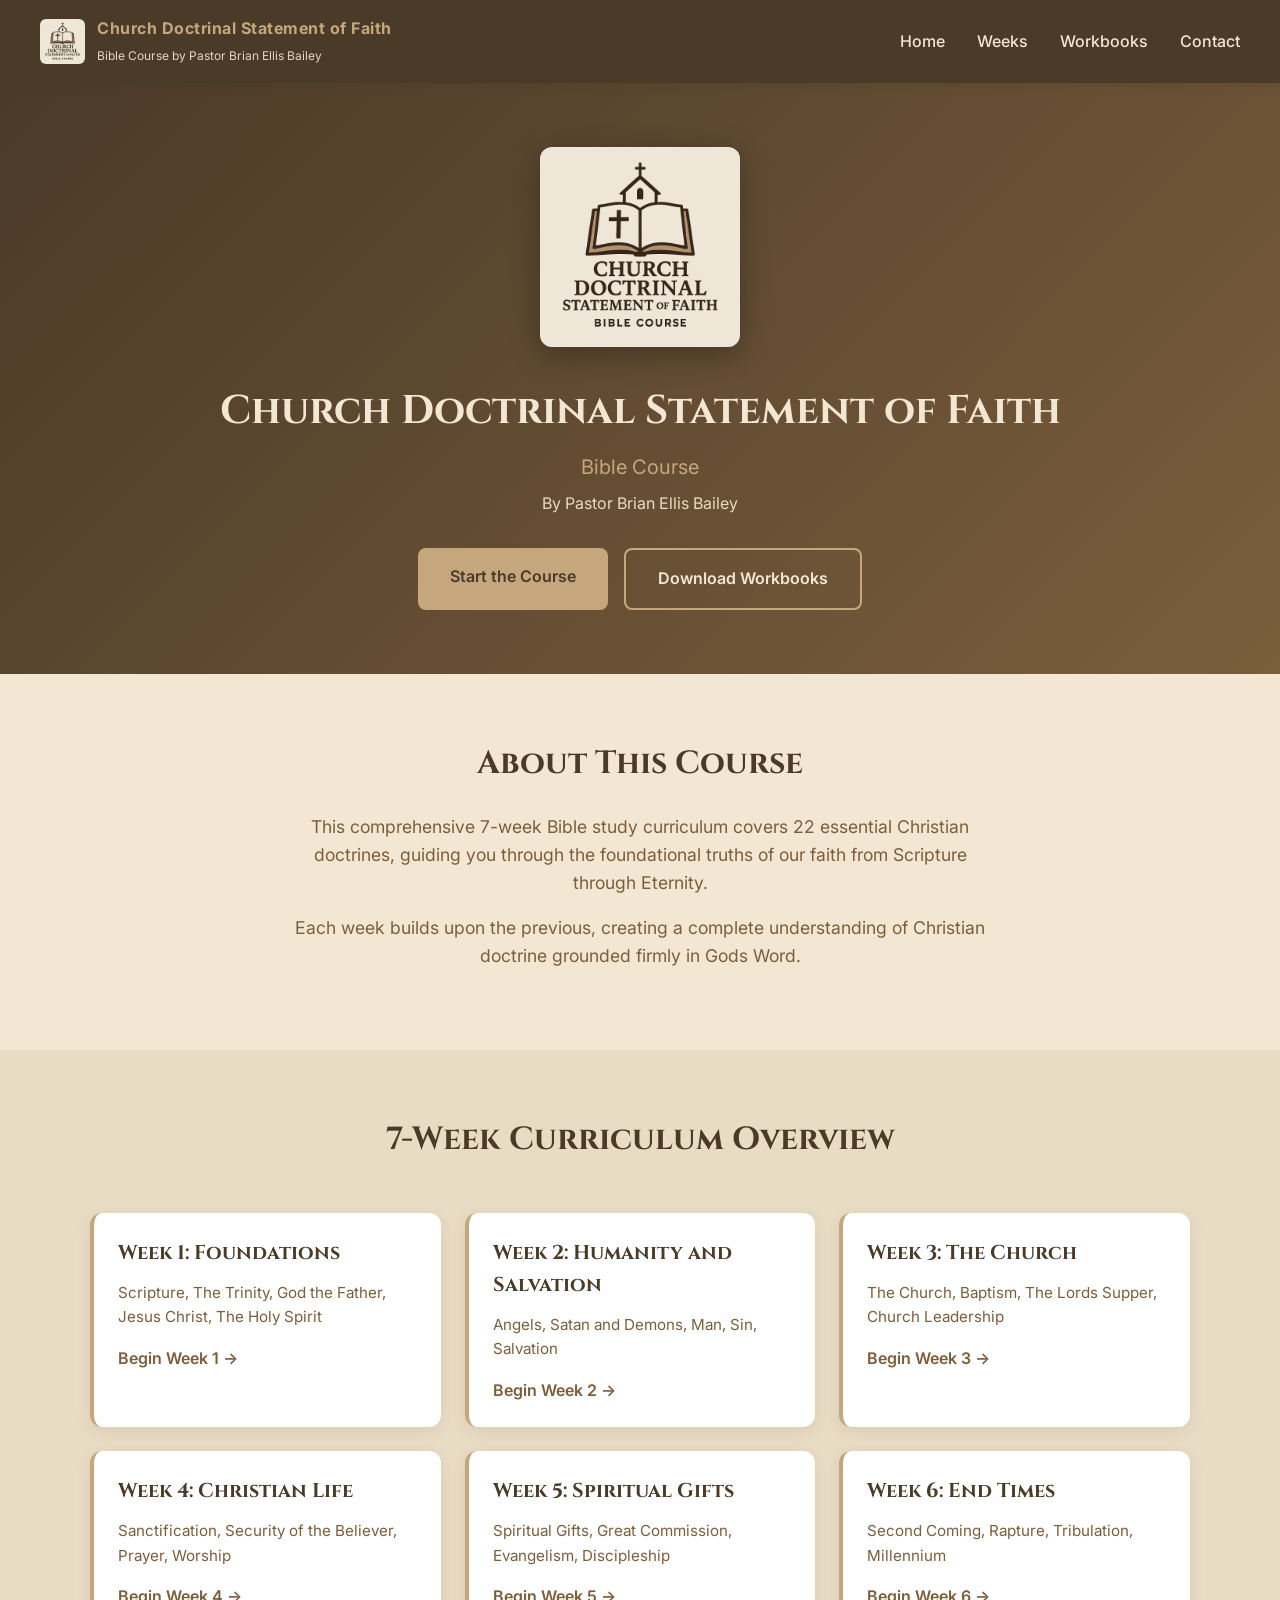
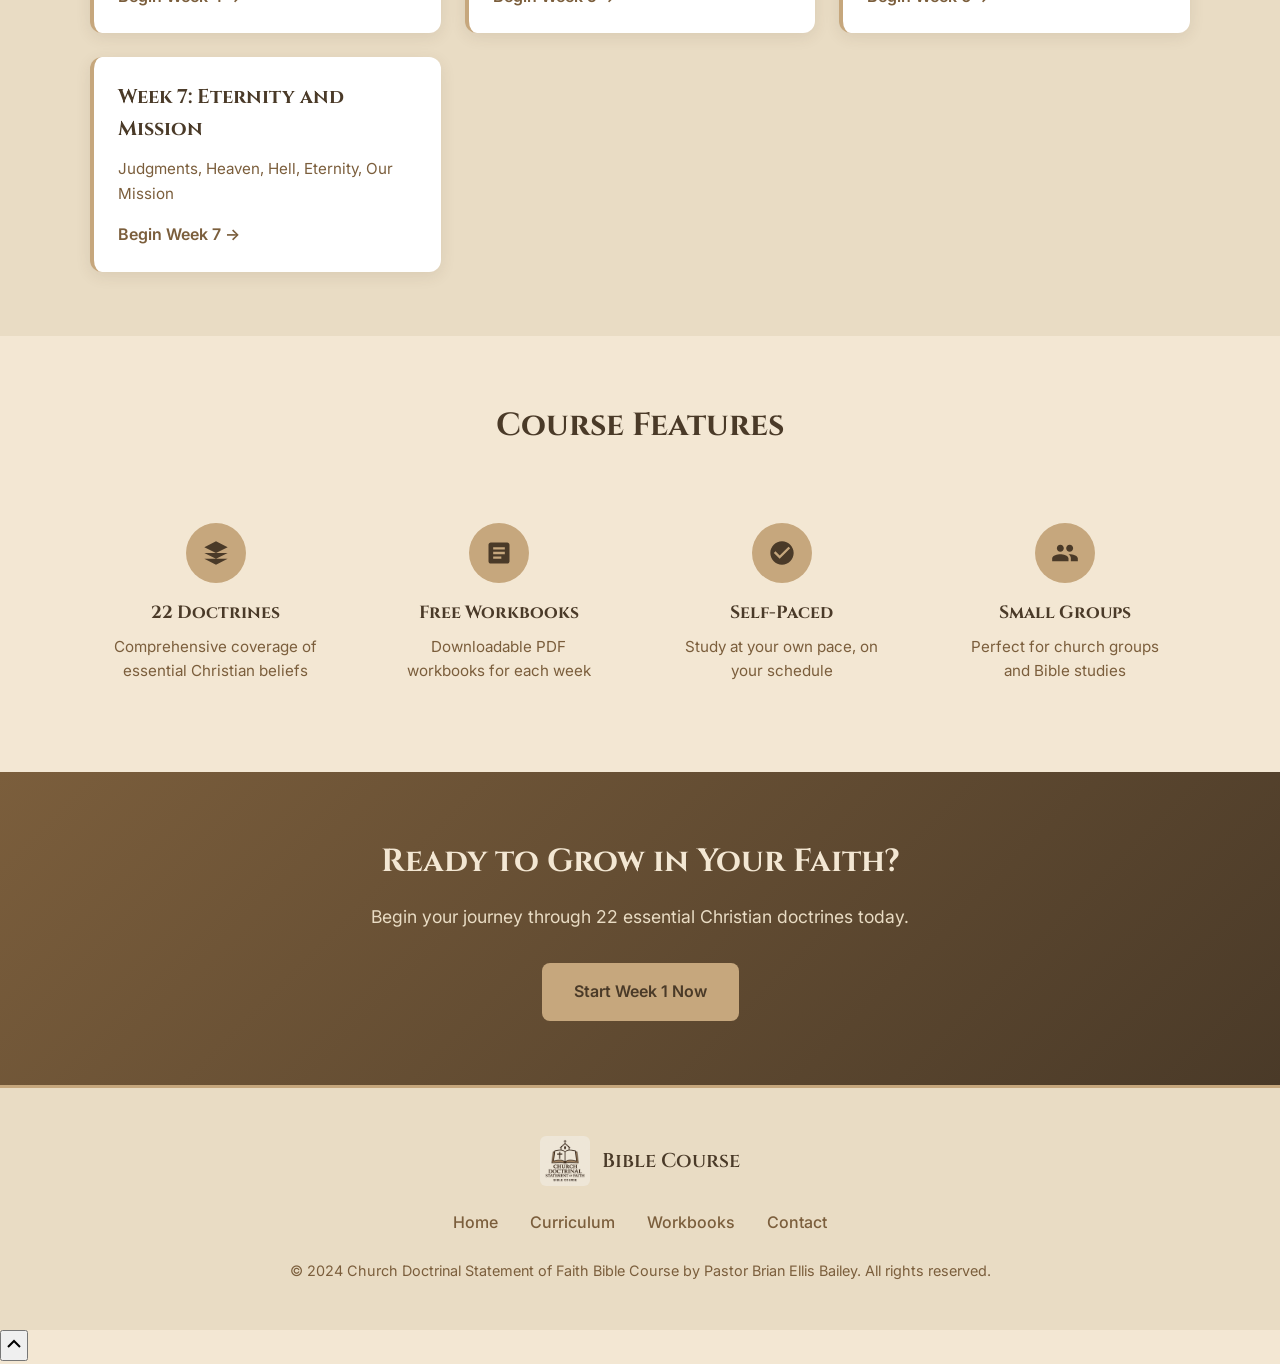
<file: index.html>
<!DOCTYPE html>
<html lang="en">
<head>
    <meta charset="UTF-8">
    <meta name="viewport" content="width=device-width, initial-scale=1.0">
    <title>Church Doctrinal Statement of Faith Bible Course | 7-Week Christian Doctrine Curriculum by Pastor Brian Ellis Bailey</title>
    <meta name="description" content="Discover deep biblical truths with a comprehensive 7-week Bible study curriculum covering 22 essential Christian doctrines. Free workbooks led by Pastor Brian Ellis Bailey.">
    <meta name="author" content="Pastor Brian Ellis Bailey">
    <link rel="canonical" href="https://aadey002.github.io/pastor-bailey-bible-study/">
    <meta property="og:title" content="Church Doctrinal Statement of Faith Bible Course">
    <meta property="og:description" content="A comprehensive 7-week Bible study covering 22 essential Christian doctrines.">
    <meta property="og:image" content="https://aadey002.github.io/pastor-bailey-bible-study/images/bible_course_logo.png">
    <link rel="icon" type="image/png" href="images/bible_course_logo.png">
    <link rel="apple-touch-icon" href="images/bible_course_logo.png">
    <meta name="theme-color" content="#4A3A28">
    <link rel="preconnect" href="https://fonts.googleapis.com">
    <link rel="preconnect" href="https://fonts.gstatic.com" crossorigin>
    <link href="https://fonts.googleapis.com/css2?family=Cinzel:wght@400;500;600;700&family=Inter:wght@300;400;500;600;700&display=swap" rel="stylesheet">
    <style>
        *, *::before, *::after { box-sizing: border-box; margin: 0; padding: 0; }
        :root { --dark-brown: #4A3A28; --medium-brown: #7B5E3C; --light-brown: #C6A77D; --cream: #F3E7D3; --soft-beige: #E9DCC4; --white: #FFFFFF; }
        body { font-family: 'Inter', sans-serif; background-color: var(--cream); color: var(--dark-brown); line-height: 1.6; }
        .font-cinzel { font-family: 'Cinzel', serif; }
        nav { background: var(--dark-brown); padding: 1rem 2rem; position: sticky; top: 0; z-index: 1000; box-shadow: 0 2px 10px rgba(74,58,40,0.3); }
        .nav-container { max-width: 1200px; margin: 0 auto; display: flex; justify-content: space-between; align-items: center; flex-wrap: wrap; gap: 1rem; }
        .nav-brand { display: flex; align-items: center; gap: 12px; text-decoration: none; }
        .nav-brand img { height: 45px; border-radius: 6px; }
        .nav-brand-text { color: var(--light-brown); font-size: 1rem; font-weight: 700; display: block; letter-spacing: 0.5px; }
        .nav-brand-subtitle { color: var(--cream); font-size: 0.75rem; opacity: 0.9; }
        .nav-links { display: flex; gap: 2rem; align-items: center; flex-wrap: wrap; }
        .nav-links a { color: var(--cream); text-decoration: none; font-weight: 500; transition: color 0.3s ease; }
        .nav-links a:hover { color: var(--light-brown); }
        .hero { background: linear-gradient(135deg, var(--dark-brown) 0%, var(--medium-brown) 100%); padding: 4rem 2rem; text-align: center; }
        .hero-container { max-width: 900px; margin: 0 auto; }
        .hero img { width: 200px; height: 200px; object-fit: contain; border-radius: 12px; margin-bottom: 2rem; box-shadow: 0 8px 30px rgba(0,0,0,0.3); }
        .hero h1 { font-family: 'Cinzel', serif; font-size: 2.5rem; color: var(--cream); margin-bottom: 1rem; line-height: 1.2; }
        .hero .subtitle { color: var(--light-brown); font-size: 1.25rem; margin-bottom: 0.5rem; }
        .hero .author { color: var(--soft-beige); font-size: 1rem; margin-bottom: 2rem; }
        .hero-buttons { display: flex; gap: 1rem; justify-content: center; flex-wrap: wrap; }
        .btn-primary { background: var(--light-brown); color: var(--dark-brown); padding: 1rem 2rem; border-radius: 8px; text-decoration: none; font-weight: 600; transition: all 0.3s ease; display: inline-block; }
        .btn-primary:hover { background: var(--cream); transform: translateY(-2px); }
        .btn-secondary { background: transparent; color: var(--cream); padding: 1rem 2rem; border: 2px solid var(--light-brown); border-radius: 8px; text-decoration: none; font-weight: 600; transition: all 0.3s ease; display: inline-block; }
        .btn-secondary:hover { background: var(--light-brown); color: var(--dark-brown); }
        .about { padding: 4rem 2rem; background: var(--cream); }
        .about-container { max-width: 900px; margin: 0 auto; text-align: center; }
        .about h2 { font-family: 'Cinzel', serif; font-size: 2rem; color: var(--dark-brown); margin-bottom: 1.5rem; }
        .about p { color: var(--medium-brown); font-size: 1.1rem; margin-bottom: 1rem; max-width: 700px; margin-left: auto; margin-right: auto; }
        .curriculum { padding: 4rem 2rem; background: var(--soft-beige); }
        .curriculum-container { max-width: 1100px; margin: 0 auto; }
        .curriculum h2 { font-family: 'Cinzel', serif; font-size: 2rem; color: var(--dark-brown); text-align: center; margin-bottom: 3rem; }
        .weeks-grid { display: grid; grid-template-columns: repeat(auto-fit, minmax(300px, 1fr)); gap: 1.5rem; }
        .week-card { background: var(--white); border-radius: 12px; padding: 1.5rem; box-shadow: 0 4px 15px rgba(74,58,40,0.1); border-left: 4px solid var(--light-brown); transition: transform 0.3s ease, box-shadow 0.3s ease; }
        .week-card:hover { transform: translateY(-4px); box-shadow: 0 8px 25px rgba(74,58,40,0.15); }
        .week-card h3 { font-family: 'Cinzel', serif; font-size: 1.25rem; color: var(--dark-brown); margin-bottom: 0.75rem; }
        .week-card p { color: var(--medium-brown); font-size: 0.95rem; margin-bottom: 1rem; }
        .week-card a { color: var(--medium-brown); font-weight: 600; text-decoration: none; transition: color 0.3s ease; }
        .week-card a:hover { color: var(--dark-brown); }
        .features { padding: 4rem 2rem; background: var(--cream); }
        .features-container { max-width: 1100px; margin: 0 auto; }
        .features h2 { font-family: 'Cinzel', serif; font-size: 2rem; color: var(--dark-brown); text-align: center; margin-bottom: 3rem; }
        .features-grid { display: grid; grid-template-columns: repeat(auto-fit, minmax(250px, 1fr)); gap: 2rem; }
        .feature-item { text-align: center; padding: 1.5rem; }
        .feature-icon { width: 60px; height: 60px; background: var(--light-brown); border-radius: 50%; display: flex; align-items: center; justify-content: center; margin: 0 auto 1rem; color: var(--dark-brown); }
        .feature-item h3 { font-family: 'Cinzel', serif; font-size: 1.1rem; color: var(--dark-brown); margin-bottom: 0.5rem; }
        .feature-item p { color: var(--medium-brown); font-size: 0.95rem; }
        .cta { padding: 4rem 2rem; background: linear-gradient(135deg, var(--medium-brown) 0%, var(--dark-brown) 100%); text-align: center; }
        .cta-container { max-width: 700px; margin: 0 auto; }
        .cta h2 { font-family: 'Cinzel', serif; font-size: 2rem; color: var(--cream); margin-bottom: 1rem; }
        .cta p { color: var(--soft-beige); font-size: 1.1rem; margin-bottom: 2rem; }
        footer { background: var(--soft-beige); padding: 3rem 2rem; border-top: 3px solid var(--light-brown); }
        .footer-container { max-width: 1100px; margin: 0 auto; text-align: center; }
        .footer-logo { display: flex; align-items: center; justify-content: center; gap: 12px; margin-bottom: 1.5rem; }
        .footer-logo img { height: 50px; border-radius: 6px; }
        .footer-logo span { font-family: 'Cinzel', serif; font-size: 1.25rem; color: var(--dark-brown); font-weight: 600; }
        .footer-links { display: flex; gap: 2rem; justify-content: center; flex-wrap: wrap; margin-bottom: 1.5rem; }
        .footer-links a { color: var(--medium-brown); text-decoration: none; font-weight: 500; transition: color 0.3s ease; }
        .footer-links a:hover { color: var(--dark-brown); }
        .footer-copyright { color: var(--medium-brown); font-size: 0.9rem; }
        @media (max-width: 768px) {
            .nav-container { flex-direction: column; text-align: center; }
            .nav-links { gap: 1rem; justify-content: center; }
            .hero h1 { font-size: 1.75rem; }
            .hero img { width: 150px; height: 150px; }
            .hero-buttons { flex-direction: column; align-items: center; }
            .weeks-grid { grid-template-columns: 1fr; }
        }
    </style>
</head>
<body>
    <nav>
        <div class="nav-container">
            <a href="index.html" class="nav-brand">
                <img src="images/bible_course_logo.png" alt="Church Doctrinal Statement of Faith">
                <div>
                    <span class="nav-brand-text">Church Doctrinal Statement of Faith</span>
                    <span class="nav-brand-subtitle">Bible Course by Pastor Brian Ellis Bailey</span>
                </div>
            </a>
            <div class="nav-links">
                <a href="index.html">Home</a>
                <a href="week1.html">Weeks</a>
                <a href="workbooks.html">Workbooks</a>
                <a href="contact.html">Contact</a>
            </div>
        </div>
    </nav>

    <section class="hero">
        <div class="hero-container">
            <img src="images/bible_course_logo.png" alt="Church Doctrinal Statement of Faith Bible Course Logo">
            <h1 class="font-cinzel">Church Doctrinal Statement of Faith</h1>
            <p class="subtitle">Bible Course</p>
            <p class="author">By Pastor Brian Ellis Bailey</p>
            <div class="hero-buttons">
                <a href="week1.html" class="btn-primary">Start the Course</a>
                <a href="workbooks.html" class="btn-secondary">Download Workbooks</a>
            </div>
        </div>
    </section>

    <section class="about" id="about">
        <div class="about-container">
            <h2 class="font-cinzel">About This Course</h2>
            <p>This comprehensive 7-week Bible study curriculum covers 22 essential Christian doctrines, guiding you through the foundational truths of our faith from Scripture through Eternity.</p>
            <p>Each week builds upon the previous, creating a complete understanding of Christian doctrine grounded firmly in Gods Word.</p>
        </div>
    </section>

    <section class="curriculum" id="curriculum">
        <div class="curriculum-container">
            <h2 class="font-cinzel">7-Week Curriculum Overview</h2>
            <div class="weeks-grid">
                <div class="week-card">
                    <h3>Week 1: Foundations</h3>
                    <p>Scripture, The Trinity, God the Father, Jesus Christ, The Holy Spirit</p>
                    <a href="week1.html">Begin Week 1 →</a>
                </div>
                <div class="week-card">
                    <h3>Week 2: Humanity and Salvation</h3>
                    <p>Angels, Satan and Demons, Man, Sin, Salvation</p>
                    <a href="week2.html">Begin Week 2 →</a>
                </div>
                <div class="week-card">
                    <h3>Week 3: The Church</h3>
                    <p>The Church, Baptism, The Lords Supper, Church Leadership</p>
                    <a href="week3.html">Begin Week 3 →</a>
                </div>
                <div class="week-card">
                    <h3>Week 4: Christian Life</h3>
                    <p>Sanctification, Security of the Believer, Prayer, Worship</p>
                    <a href="week4.html">Begin Week 4 →</a>
                </div>
                <div class="week-card">
                    <h3>Week 5: Spiritual Gifts</h3>
                    <p>Spiritual Gifts, Great Commission, Evangelism, Discipleship</p>
                    <a href="week5.html">Begin Week 5 →</a>
                </div>
                <div class="week-card">
                    <h3>Week 6: End Times</h3>
                    <p>Second Coming, Rapture, Tribulation, Millennium</p>
                    <a href="week6.html">Begin Week 6 →</a>
                </div>
                <div class="week-card">
                    <h3>Week 7: Eternity and Mission</h3>
                    <p>Judgments, Heaven, Hell, Eternity, Our Mission</p>
                    <a href="week7.html">Begin Week 7 →</a>
                </div>
            </div>
        </div>
    </section>

    <section class="features">
        <div class="features-container">
            <h2 class="font-cinzel">Course Features</h2>
            <div class="features-grid">
                <div class="feature-item">
                    <div class="feature-icon">
                        <svg width="28" height="28" fill="currentColor" viewBox="0 0 24 24"><path d="M12 2L2 7l10 5 10-5-10-5zM2 17l10 5 10-5M2 12l10 5 10-5"/></svg>
                    </div>
                    <h3>22 Doctrines</h3>
                    <p>Comprehensive coverage of essential Christian beliefs</p>
                </div>
                <div class="feature-item">
                    <div class="feature-icon">
                        <svg width="28" height="28" fill="currentColor" viewBox="0 0 24 24"><path d="M19 3H5c-1.1 0-2 .9-2 2v14c0 1.1.9 2 2 2h14c1.1 0 2-.9 2-2V5c0-1.1-.9-2-2-2zm-5 14H7v-2h7v2zm3-4H7v-2h10v2zm0-4H7V7h10v2z"/></svg>
                    </div>
                    <h3>Free Workbooks</h3>
                    <p>Downloadable PDF workbooks for each week</p>
                </div>
                <div class="feature-item">
                    <div class="feature-icon">
                        <svg width="28" height="28" fill="currentColor" viewBox="0 0 24 24"><path d="M12 2C6.48 2 2 6.48 2 12s4.48 10 10 10 10-4.48 10-10S17.52 2 12 2zm-2 15l-5-5 1.41-1.41L10 14.17l7.59-7.59L19 8l-9 9z"/></svg>
                    </div>
                    <h3>Self-Paced</h3>
                    <p>Study at your own pace, on your schedule</p>
                </div>
                <div class="feature-item">
                    <div class="feature-icon">
                        <svg width="28" height="28" fill="currentColor" viewBox="0 0 24 24"><path d="M16 11c1.66 0 2.99-1.34 2.99-3S17.66 5 16 5c-1.66 0-3 1.34-3 3s1.34 3 3 3zm-8 0c1.66 0 2.99-1.34 2.99-3S9.66 5 8 5C6.34 5 5 6.34 5 8s1.34 3 3 3zm0 2c-2.33 0-7 1.17-7 3.5V19h14v-2.5c0-2.33-4.67-3.5-7-3.5zm8 0c-.29 0-.62.02-.97.05 1.16.84 1.97 1.97 1.97 3.45V19h6v-2.5c0-2.33-4.67-3.5-7-3.5z"/></svg>
                    </div>
                    <h3>Small Groups</h3>
                    <p>Perfect for church groups and Bible studies</p>
                </div>
            </div>
        </div>
    </section>

    <section class="cta">
        <div class="cta-container">
            <h2 class="font-cinzel">Ready to Grow in Your Faith?</h2>
            <p>Begin your journey through 22 essential Christian doctrines today.</p>
            <a href="week1.html" class="btn-primary">Start Week 1 Now</a>
        </div>
    </section>

    <footer>
        <div class="footer-container">
            <div class="footer-logo">
                <img src="images/bible_course_logo.png" alt="Church Doctrinal Statement of Faith">
                <span class="font-cinzel">Bible Course</span>
            </div>
            <div class="footer-links">
                <a href="index.html">Home</a>
                <a href="week1.html">Curriculum</a>
                <a href="workbooks.html">Workbooks</a>
                <a href="contact.html">Contact</a>
            </div>
            <p class="footer-copyright">© 2024 Church Doctrinal Statement of Faith Bible Course by Pastor Brian Ellis Bailey. All rights reserved.</p>
        </div>
    </footer>

    <script src="scripts.js"></script>
</body>
</html>
</file>
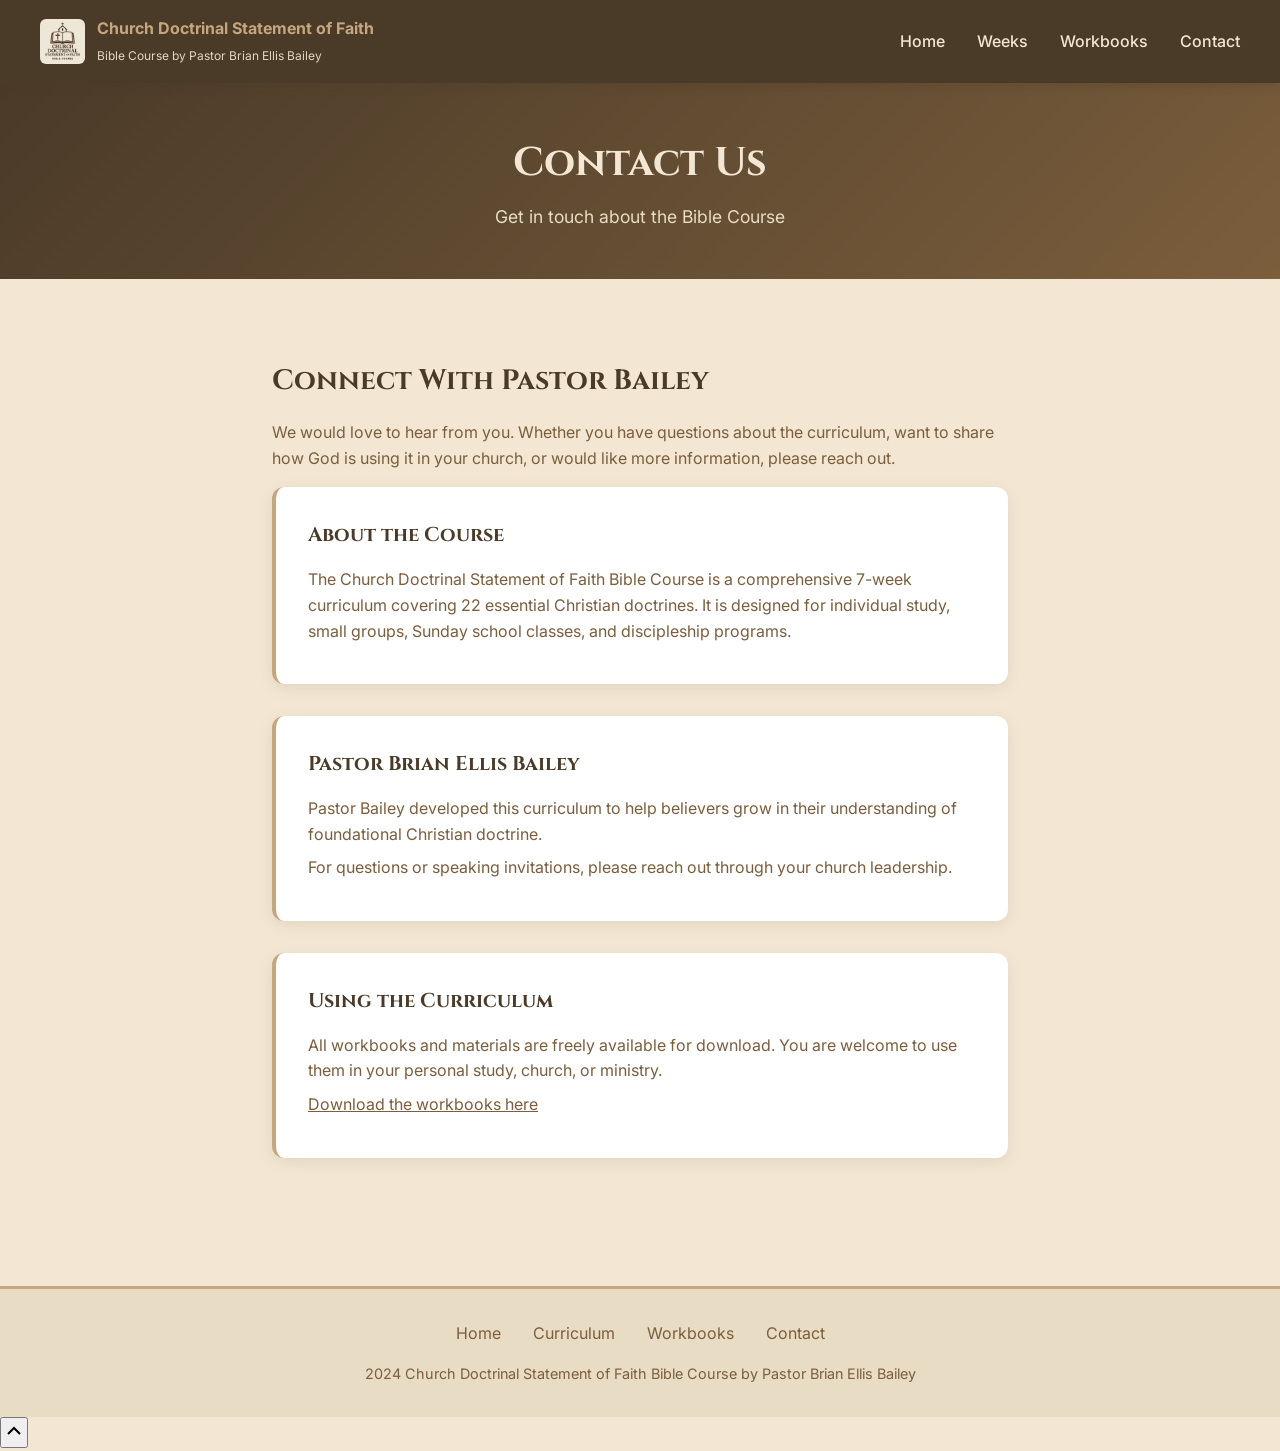
<file: contact.html>
<!DOCTYPE html>
<html lang="en">
<head>
    <meta charset="UTF-8">
    <meta name="viewport" content="width=device-width, initial-scale=1.0">
    <title>Contact | Church Doctrinal Statement of Faith Bible Course</title>
    <meta name="description" content="Connect with Pastor Brian Ellis Bailey about the Church Doctrinal Statement of Faith Bible Course.">
    <meta name="author" content="Pastor Brian Ellis Bailey">
    <link rel="icon" type="image/png" href="images/bible_course_logo.png">
    <meta name="theme-color" content="#4A3A28">
    <link rel="preconnect" href="https://fonts.googleapis.com">
    <link rel="preconnect" href="https://fonts.gstatic.com" crossorigin>
    <link href="https://fonts.googleapis.com/css2?family=Cinzel:wght@400;500;600;700&family=Inter:wght@300;400;500;600;700&display=swap" rel="stylesheet">
    <style>
        *, *::before, *::after { box-sizing: border-box; margin: 0; padding: 0; }
        :root { --dark-brown: #4A3A28; --medium-brown: #7B5E3C; --light-brown: #C6A77D; --cream: #F3E7D3; --soft-beige: #E9DCC4; --white: #FFFFFF; }
        body { font-family: 'Inter', sans-serif; background-color: var(--cream); color: var(--dark-brown); line-height: 1.6; }
        nav { background: var(--dark-brown); padding: 1rem 2rem; position: sticky; top: 0; z-index: 1000; box-shadow: 0 2px 10px rgba(74,58,40,0.3); }
        .nav-container { max-width: 1200px; margin: 0 auto; display: flex; justify-content: space-between; align-items: center; flex-wrap: wrap; gap: 1rem; }
        .nav-brand { display: flex; align-items: center; gap: 12px; text-decoration: none; }
        .nav-brand img { height: 45px; border-radius: 6px; }
        .nav-brand-text { color: var(--light-brown); font-size: 1rem; font-weight: 700; display: block; }
        .nav-brand-subtitle { color: var(--cream); font-size: 0.75rem; opacity: 0.9; }
        .nav-links { display: flex; gap: 2rem; align-items: center; flex-wrap: wrap; }
        .nav-links a { color: var(--cream); text-decoration: none; font-weight: 500; transition: color 0.3s ease; }
        .nav-links a:hover { color: var(--light-brown); }
        .hero { background: linear-gradient(135deg, var(--dark-brown) 0%, var(--medium-brown) 100%); padding: 3rem 2rem; text-align: center; }
        .hero h1 { font-family: 'Cinzel', serif; font-size: 2.5rem; color: var(--cream); margin-bottom: 0.5rem; }
        .hero p { color: var(--soft-beige); font-size: 1.1rem; }
        .content { padding: 3rem 2rem; max-width: 800px; margin: 0 auto; }
        .content h2 { font-family: 'Cinzel', serif; font-size: 1.75rem; color: var(--dark-brown); margin: 2rem 0 1rem; }
        .content p { color: var(--medium-brown); margin-bottom: 1rem; }
        .contact-card { background: var(--white); border-radius: 12px; padding: 2rem; box-shadow: 0 4px 15px rgba(74,58,40,0.1); border-left: 4px solid var(--light-brown); margin-bottom: 2rem; }
        .contact-card h3 { font-family: 'Cinzel', serif; font-size: 1.25rem; color: var(--dark-brown); margin-bottom: 1rem; }
        .contact-card p { color: var(--medium-brown); margin-bottom: 0.5rem; }
        .contact-card a { color: var(--medium-brown); text-decoration: underline; }
        .contact-card a:hover { color: var(--dark-brown); }
        footer { background: var(--soft-beige); padding: 2rem; text-align: center; border-top: 3px solid var(--light-brown); margin-top: 3rem; }
        .footer-links { display: flex; gap: 2rem; justify-content: center; flex-wrap: wrap; margin-bottom: 1rem; }
        .footer-links a { color: var(--medium-brown); text-decoration: none; }
        .footer-links a:hover { color: var(--dark-brown); }
        .footer-copyright { color: var(--medium-brown); font-size: 0.9rem; }
        @media (max-width: 768px) { .nav-container { flex-direction: column; text-align: center; } .nav-links { gap: 1rem; justify-content: center; } .hero h1 { font-size: 1.75rem; } }
    </style>
</head>
<body>
    <nav>
        <div class="nav-container">
            <a href="index.html" class="nav-brand">
                <img src="images/bible_course_logo.png" alt="Church Doctrinal Statement of Faith">
                <div>
                    <span class="nav-brand-text">Church Doctrinal Statement of Faith</span>
                    <span class="nav-brand-subtitle">Bible Course by Pastor Brian Ellis Bailey</span>
                </div>
            </a>
            <div class="nav-links">
                <a href="index.html">Home</a>
                <a href="week1.html">Weeks</a>
                <a href="workbooks.html">Workbooks</a>
                <a href="contact.html">Contact</a>
            </div>
        </div>
    </nav>

    <section class="hero">
        <h1>Contact Us</h1>
        <p>Get in touch about the Bible Course</p>
    </section>

    <main class="content">
        <h2>Connect With Pastor Bailey</h2>
        <p>We would love to hear from you. Whether you have questions about the curriculum, want to share how God is using it in your church, or would like more information, please reach out.</p>

        <div class="contact-card">
            <h3>About the Course</h3>
            <p>The Church Doctrinal Statement of Faith Bible Course is a comprehensive 7-week curriculum covering 22 essential Christian doctrines. It is designed for individual study, small groups, Sunday school classes, and discipleship programs.</p>
        </div>

        <div class="contact-card">
            <h3>Pastor Brian Ellis Bailey</h3>
            <p>Pastor Bailey developed this curriculum to help believers grow in their understanding of foundational Christian doctrine.</p>
            <p>For questions or speaking invitations, please reach out through your church leadership.</p>
        </div>

        <div class="contact-card">
            <h3>Using the Curriculum</h3>
            <p>All workbooks and materials are freely available for download. You are welcome to use them in your personal study, church, or ministry.</p>
            <p><a href="workbooks.html">Download the workbooks here</a></p>
        </div>
    </main>

    <footer>
        <div class="footer-links">
            <a href="index.html">Home</a>
            <a href="week1.html">Curriculum</a>
            <a href="workbooks.html">Workbooks</a>
            <a href="contact.html">Contact</a>
        </div>
        <p class="footer-copyright">2024 Church Doctrinal Statement of Faith Bible Course by Pastor Brian Ellis Bailey</p>
    </footer>

    <script src="scripts.js"></script>
</body>
</html>
</file>
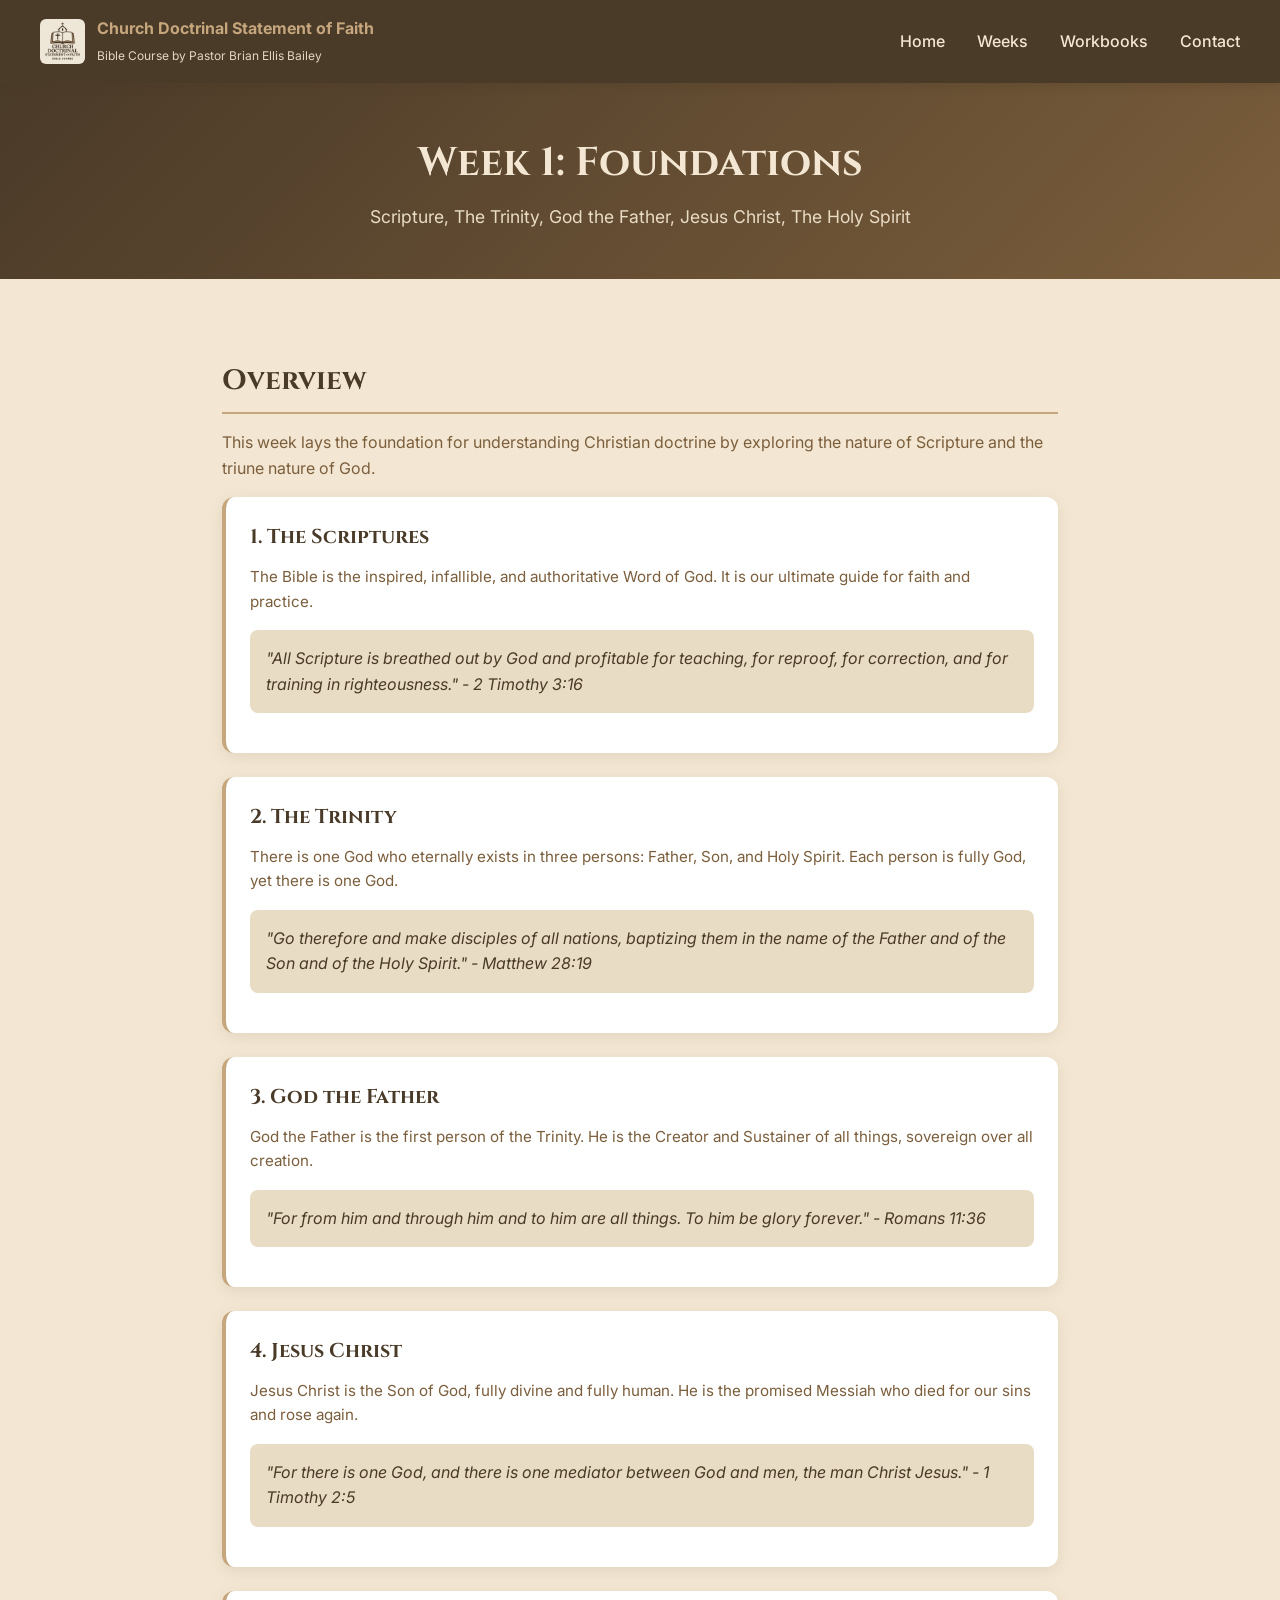
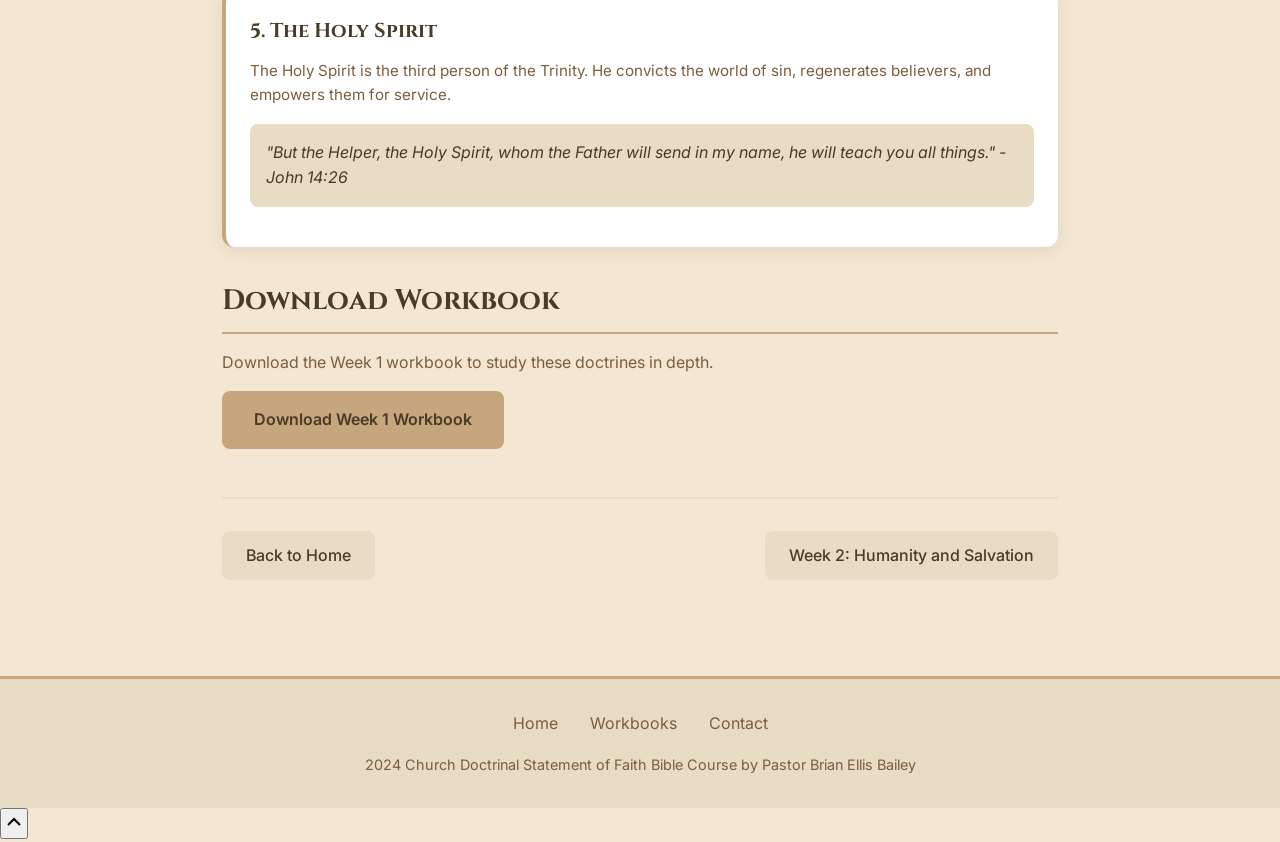
<file: week1.html>
<!DOCTYPE html>
<html lang="en">
<head>
    <meta charset="UTF-8">
    <meta name="viewport" content="width=device-width, initial-scale=1.0">
    <title>Week 1: Foundations | Church Doctrinal Statement of Faith Bible Course</title>
    <meta name="description" content="Week 1 covers foundational doctrines: Scripture, The Trinity, God the Father, Jesus Christ, and The Holy Spirit.">
    <meta name="author" content="Pastor Brian Ellis Bailey">
    <link rel="icon" type="image/png" href="images/bible_course_logo.png">
    <meta name="theme-color" content="#4A3A28">
    <link rel="preconnect" href="https://fonts.googleapis.com">
    <link rel="preconnect" href="https://fonts.gstatic.com" crossorigin>
    <link href="https://fonts.googleapis.com/css2?family=Cinzel:wght@400;500;600;700&family=Inter:wght@300;400;500;600;700&display=swap" rel="stylesheet">
    <style>
        *, *::before, *::after { box-sizing: border-box; margin: 0; padding: 0; }
        :root { --dark-brown: #4A3A28; --medium-brown: #7B5E3C; --light-brown: #C6A77D; --cream: #F3E7D3; --soft-beige: #E9DCC4; --white: #FFFFFF; }
        body { font-family: 'Inter', sans-serif; background-color: var(--cream); color: var(--dark-brown); line-height: 1.6; }
        nav { background: var(--dark-brown); padding: 1rem 2rem; position: sticky; top: 0; z-index: 1000; box-shadow: 0 2px 10px rgba(74,58,40,0.3); }
        .nav-container { max-width: 1200px; margin: 0 auto; display: flex; justify-content: space-between; align-items: center; flex-wrap: wrap; gap: 1rem; }
        .nav-brand { display: flex; align-items: center; gap: 12px; text-decoration: none; }
        .nav-brand img { height: 45px; border-radius: 6px; }
        .nav-brand-text { color: var(--light-brown); font-size: 1rem; font-weight: 700; display: block; }
        .nav-brand-subtitle { color: var(--cream); font-size: 0.75rem; opacity: 0.9; }
        .nav-links { display: flex; gap: 2rem; align-items: center; flex-wrap: wrap; }
        .nav-links a { color: var(--cream); text-decoration: none; font-weight: 500; transition: color 0.3s ease; }
        .nav-links a:hover { color: var(--light-brown); }
        .hero { background: linear-gradient(135deg, var(--dark-brown) 0%, var(--medium-brown) 100%); padding: 3rem 2rem; text-align: center; }
        .hero h1 { font-family: 'Cinzel', serif; font-size: 2.5rem; color: var(--cream); margin-bottom: 0.5rem; }
        .hero p { color: var(--soft-beige); font-size: 1.1rem; }
        .content { padding: 3rem 2rem; max-width: 900px; margin: 0 auto; }
        .content h2 { font-family: 'Cinzel', serif; font-size: 1.75rem; color: var(--dark-brown); margin: 2rem 0 1rem; padding-bottom: 0.5rem; border-bottom: 2px solid var(--light-brown); }
        .content p { color: var(--medium-brown); margin-bottom: 1rem; }
        .doctrine-card { background: var(--white); border-radius: 12px; padding: 1.5rem; margin-bottom: 1.5rem; box-shadow: 0 4px 15px rgba(74,58,40,0.1); border-left: 4px solid var(--light-brown); }
        .doctrine-card h3 { font-family: 'Cinzel', serif; font-size: 1.25rem; color: var(--dark-brown); margin-bottom: 0.75rem; }
        .doctrine-card p { color: var(--medium-brown); font-size: 0.95rem; margin-bottom: 0.5rem; }
        .scripture { background: var(--soft-beige); padding: 1rem; border-radius: 8px; margin: 1rem 0; font-style: italic; color: var(--dark-brown); }
        .btn-primary { background: var(--light-brown); color: var(--dark-brown); padding: 1rem 2rem; border-radius: 8px; text-decoration: none; font-weight: 600; display: inline-block; transition: all 0.3s ease; }
        .btn-primary:hover { background: var(--cream); }
        .nav-buttons { display: flex; justify-content: space-between; margin-top: 3rem; padding-top: 2rem; border-top: 2px solid var(--soft-beige); flex-wrap: wrap; gap: 1rem; }
        .nav-btn { background: var(--soft-beige); color: var(--dark-brown); padding: 0.75rem 1.5rem; border-radius: 8px; text-decoration: none; font-weight: 500; transition: all 0.3s ease; }
        .nav-btn:hover { background: var(--light-brown); }
        footer { background: var(--soft-beige); padding: 2rem; text-align: center; border-top: 3px solid var(--light-brown); margin-top: 3rem; }
        .footer-links { display: flex; gap: 2rem; justify-content: center; flex-wrap: wrap; margin-bottom: 1rem; }
        .footer-links a { color: var(--medium-brown); text-decoration: none; }
        .footer-links a:hover { color: var(--dark-brown); }
        .footer-copyright { color: var(--medium-brown); font-size: 0.9rem; }
        @media (max-width: 768px) {
            .nav-container { flex-direction: column; text-align: center; }
            .nav-links { gap: 1rem; justify-content: center; }
            .hero h1 { font-size: 1.75rem; }
        }
    </style>
</head>
<body>
    <nav>
        <div class="nav-container">
            <a href="index.html" class="nav-brand">
                <img src="images/bible_course_logo.png" alt="Church Doctrinal Statement of Faith">
                <div>
                    <span class="nav-brand-text">Church Doctrinal Statement of Faith</span>
                    <span class="nav-brand-subtitle">Bible Course by Pastor Brian Ellis Bailey</span>
                </div>
            </a>
            <div class="nav-links">
                <a href="index.html">Home</a>
                <a href="week1.html">Weeks</a>
                <a href="workbooks.html">Workbooks</a>
                <a href="contact.html">Contact</a>
            </div>
        </div>
    </nav>

    <section class="hero">
        <h1>Week 1: Foundations</h1>
        <p>Scripture, The Trinity, God the Father, Jesus Christ, The Holy Spirit</p>
    </section>

    <main class="content">
        <h2>Overview</h2>
        <p>This week lays the foundation for understanding Christian doctrine by exploring the nature of Scripture and the triune nature of God.</p>

        <div class="doctrine-card">
            <h3>1. The Scriptures</h3>
            <p>The Bible is the inspired, infallible, and authoritative Word of God. It is our ultimate guide for faith and practice.</p>
            <div class="scripture">"All Scripture is breathed out by God and profitable for teaching, for reproof, for correction, and for training in righteousness." - 2 Timothy 3:16</div>
        </div>

        <div class="doctrine-card">
            <h3>2. The Trinity</h3>
            <p>There is one God who eternally exists in three persons: Father, Son, and Holy Spirit. Each person is fully God, yet there is one God.</p>
            <div class="scripture">"Go therefore and make disciples of all nations, baptizing them in the name of the Father and of the Son and of the Holy Spirit." - Matthew 28:19</div>
        </div>

        <div class="doctrine-card">
            <h3>3. God the Father</h3>
            <p>God the Father is the first person of the Trinity. He is the Creator and Sustainer of all things, sovereign over all creation.</p>
            <div class="scripture">"For from him and through him and to him are all things. To him be glory forever." - Romans 11:36</div>
        </div>

        <div class="doctrine-card">
            <h3>4. Jesus Christ</h3>
            <p>Jesus Christ is the Son of God, fully divine and fully human. He is the promised Messiah who died for our sins and rose again.</p>
            <div class="scripture">"For there is one God, and there is one mediator between God and men, the man Christ Jesus." - 1 Timothy 2:5</div>
        </div>

        <div class="doctrine-card">
            <h3>5. The Holy Spirit</h3>
            <p>The Holy Spirit is the third person of the Trinity. He convicts the world of sin, regenerates believers, and empowers them for service.</p>
            <div class="scripture">"But the Helper, the Holy Spirit, whom the Father will send in my name, he will teach you all things." - John 14:26</div>
        </div>

        <h2>Download Workbook</h2>
        <p>Download the Week 1 workbook to study these doctrines in depth.</p>
        <a href="pdfs/Week1_Foundations_Workbook.pdf" class="btn-primary" download>Download Week 1 Workbook</a>

        <div class="nav-buttons">
            <a href="index.html" class="nav-btn">Back to Home</a>
            <a href="week2.html" class="nav-btn">Week 2: Humanity and Salvation</a>
        </div>
    </main>

    <footer>
        <div class="footer-links">
            <a href="index.html">Home</a>
            <a href="workbooks.html">Workbooks</a>
            <a href="contact.html">Contact</a>
        </div>
        <p class="footer-copyright">2024 Church Doctrinal Statement of Faith Bible Course by Pastor Brian Ellis Bailey</p>
    </footer>

    <script src="scripts.js"></script>
</body>
</html>
</file>
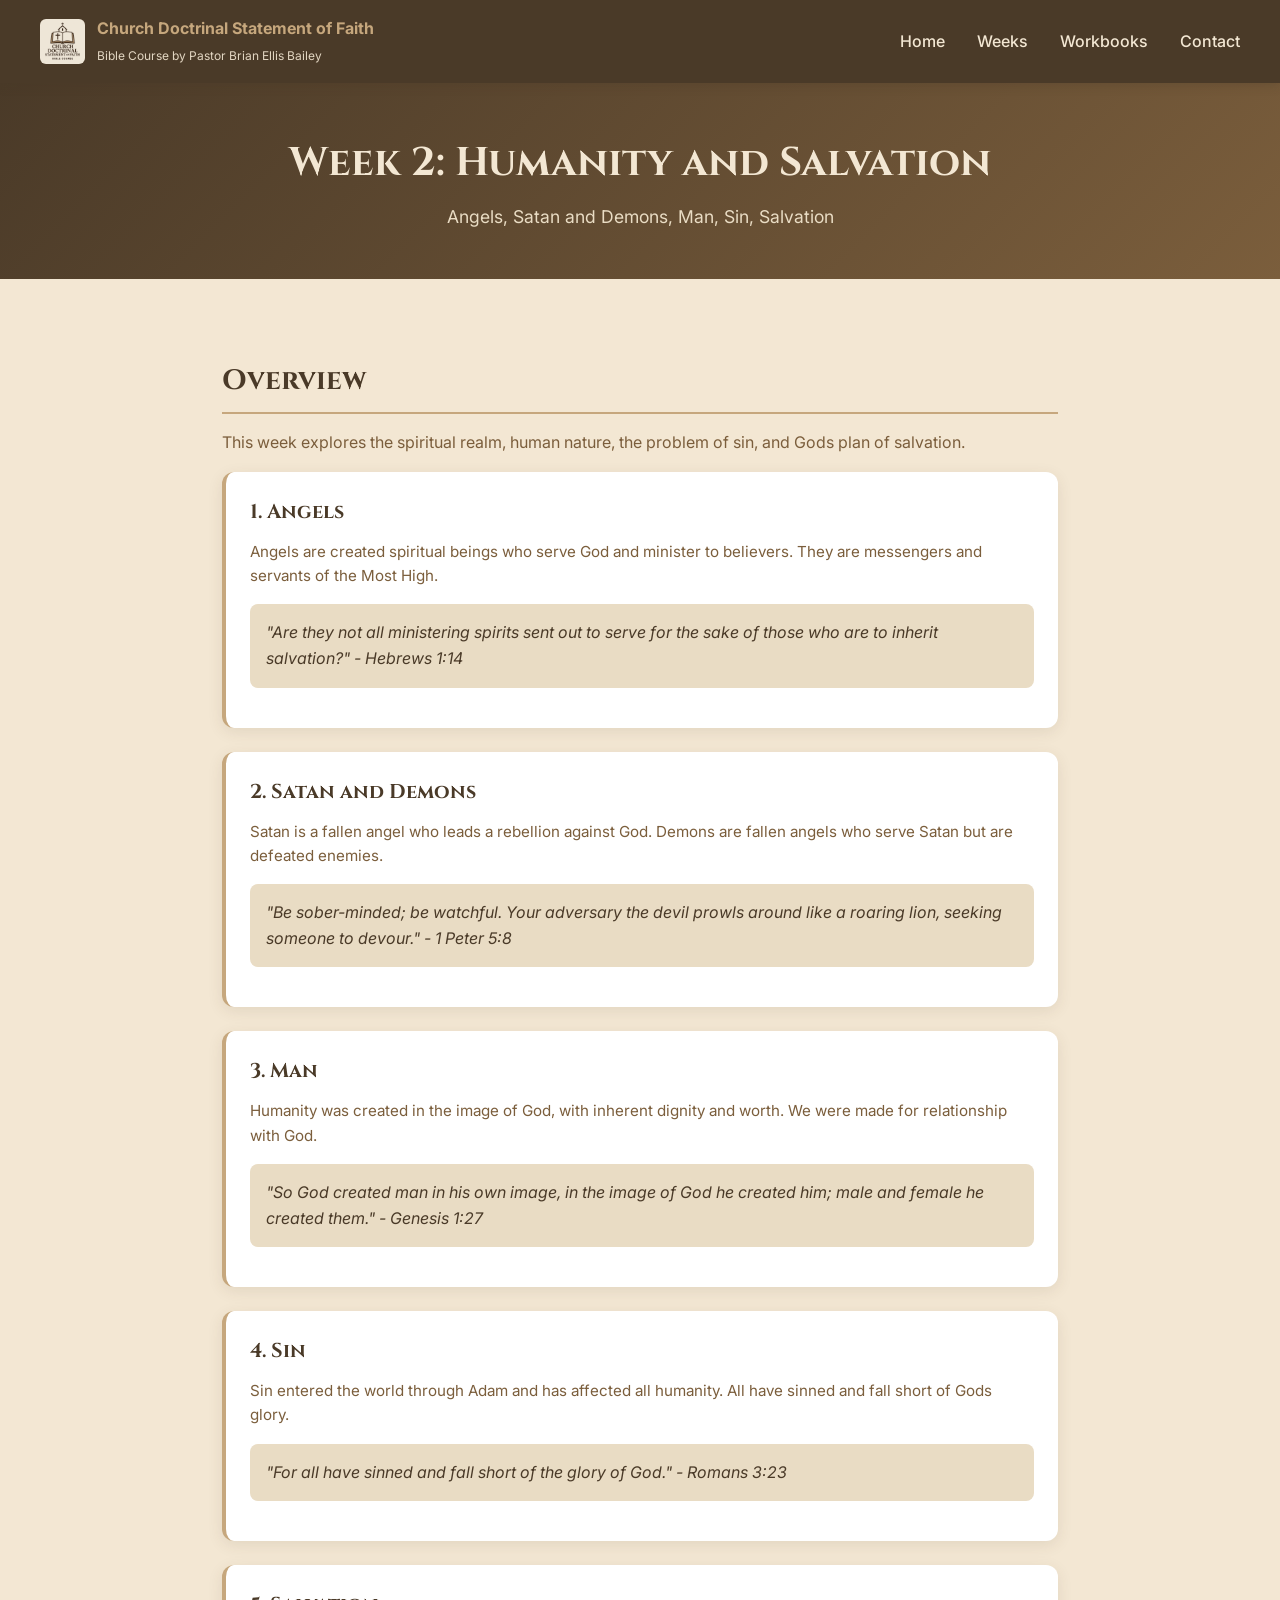
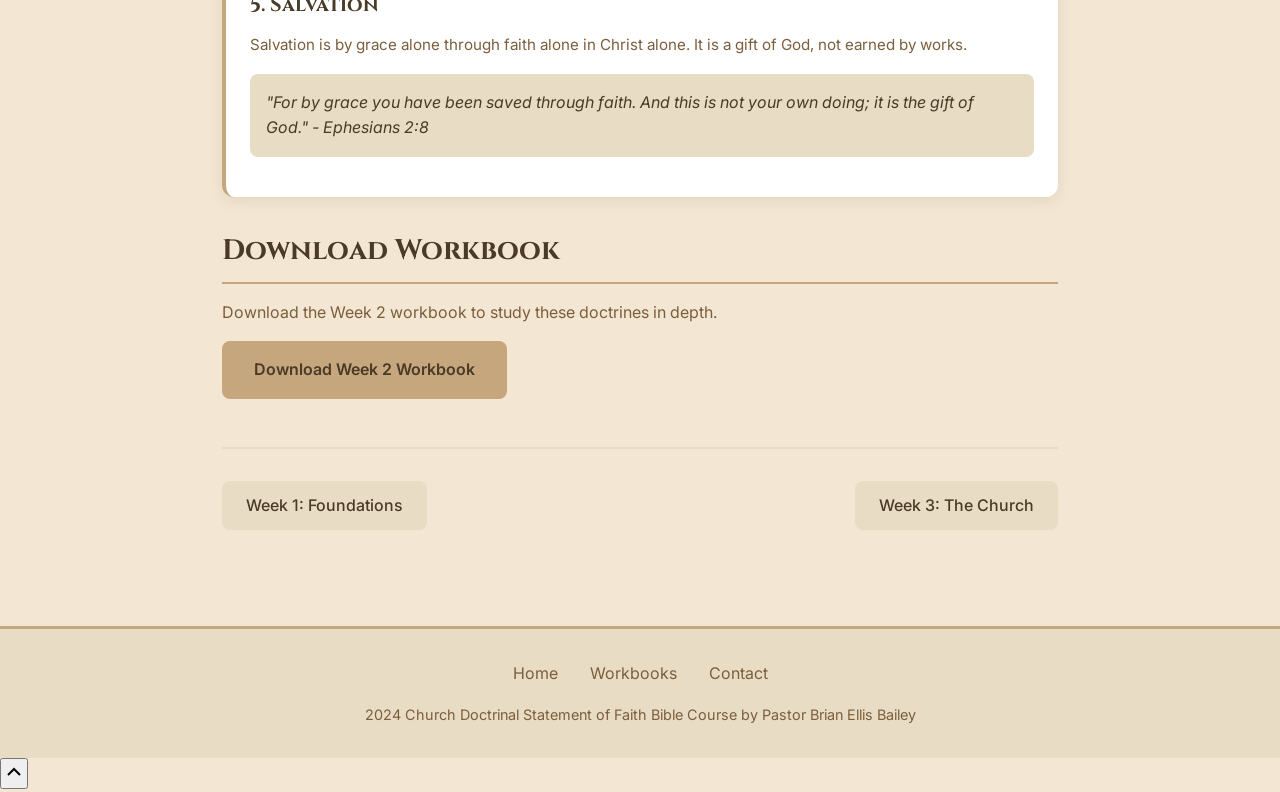
<file: week2.html>
<!DOCTYPE html>
<html lang="en">
<head>
    <meta charset="UTF-8">
    <meta name="viewport" content="width=device-width, initial-scale=1.0">
    <title>Week 2: Humanity and Salvation | Church Doctrinal Statement of Faith Bible Course</title>
    <meta name="description" content="Week 2 covers Angels, Satan and Demons, Man, Sin, and Salvation.">
    <meta name="author" content="Pastor Brian Ellis Bailey">
    <link rel="icon" type="image/png" href="images/bible_course_logo.png">
    <meta name="theme-color" content="#4A3A28">
    <link rel="preconnect" href="https://fonts.googleapis.com">
    <link rel="preconnect" href="https://fonts.gstatic.com" crossorigin>
    <link href="https://fonts.googleapis.com/css2?family=Cinzel:wght@400;500;600;700&family=Inter:wght@300;400;500;600;700&display=swap" rel="stylesheet">
    <style>
        *, *::before, *::after { box-sizing: border-box; margin: 0; padding: 0; }
        :root { --dark-brown: #4A3A28; --medium-brown: #7B5E3C; --light-brown: #C6A77D; --cream: #F3E7D3; --soft-beige: #E9DCC4; --white: #FFFFFF; }
        body { font-family: 'Inter', sans-serif; background-color: var(--cream); color: var(--dark-brown); line-height: 1.6; }
        nav { background: var(--dark-brown); padding: 1rem 2rem; position: sticky; top: 0; z-index: 1000; box-shadow: 0 2px 10px rgba(74,58,40,0.3); }
        .nav-container { max-width: 1200px; margin: 0 auto; display: flex; justify-content: space-between; align-items: center; flex-wrap: wrap; gap: 1rem; }
        .nav-brand { display: flex; align-items: center; gap: 12px; text-decoration: none; }
        .nav-brand img { height: 45px; border-radius: 6px; }
        .nav-brand-text { color: var(--light-brown); font-size: 1rem; font-weight: 700; display: block; }
        .nav-brand-subtitle { color: var(--cream); font-size: 0.75rem; opacity: 0.9; }
        .nav-links { display: flex; gap: 2rem; align-items: center; flex-wrap: wrap; }
        .nav-links a { color: var(--cream); text-decoration: none; font-weight: 500; transition: color 0.3s ease; }
        .nav-links a:hover { color: var(--light-brown); }
        .hero { background: linear-gradient(135deg, var(--dark-brown) 0%, var(--medium-brown) 100%); padding: 3rem 2rem; text-align: center; }
        .hero h1 { font-family: 'Cinzel', serif; font-size: 2.5rem; color: var(--cream); margin-bottom: 0.5rem; }
        .hero p { color: var(--soft-beige); font-size: 1.1rem; }
        .content { padding: 3rem 2rem; max-width: 900px; margin: 0 auto; }
        .content h2 { font-family: 'Cinzel', serif; font-size: 1.75rem; color: var(--dark-brown); margin: 2rem 0 1rem; padding-bottom: 0.5rem; border-bottom: 2px solid var(--light-brown); }
        .content p { color: var(--medium-brown); margin-bottom: 1rem; }
        .doctrine-card { background: var(--white); border-radius: 12px; padding: 1.5rem; margin-bottom: 1.5rem; box-shadow: 0 4px 15px rgba(74,58,40,0.1); border-left: 4px solid var(--light-brown); }
        .doctrine-card h3 { font-family: 'Cinzel', serif; font-size: 1.25rem; color: var(--dark-brown); margin-bottom: 0.75rem; }
        .doctrine-card p { color: var(--medium-brown); font-size: 0.95rem; margin-bottom: 0.5rem; }
        .scripture { background: var(--soft-beige); padding: 1rem; border-radius: 8px; margin: 1rem 0; font-style: italic; color: var(--dark-brown); }
        .btn-primary { background: var(--light-brown); color: var(--dark-brown); padding: 1rem 2rem; border-radius: 8px; text-decoration: none; font-weight: 600; display: inline-block; transition: all 0.3s ease; }
        .btn-primary:hover { background: var(--cream); }
        .nav-buttons { display: flex; justify-content: space-between; margin-top: 3rem; padding-top: 2rem; border-top: 2px solid var(--soft-beige); flex-wrap: wrap; gap: 1rem; }
        .nav-btn { background: var(--soft-beige); color: var(--dark-brown); padding: 0.75rem 1.5rem; border-radius: 8px; text-decoration: none; font-weight: 500; transition: all 0.3s ease; }
        .nav-btn:hover { background: var(--light-brown); }
        footer { background: var(--soft-beige); padding: 2rem; text-align: center; border-top: 3px solid var(--light-brown); margin-top: 3rem; }
        .footer-links { display: flex; gap: 2rem; justify-content: center; flex-wrap: wrap; margin-bottom: 1rem; }
        .footer-links a { color: var(--medium-brown); text-decoration: none; }
        .footer-links a:hover { color: var(--dark-brown); }
        .footer-copyright { color: var(--medium-brown); font-size: 0.9rem; }
        @media (max-width: 768px) { .nav-container { flex-direction: column; text-align: center; } .nav-links { gap: 1rem; justify-content: center; } .hero h1 { font-size: 1.75rem; } }
    </style>
</head>
<body>
    <nav>
        <div class="nav-container">
            <a href="index.html" class="nav-brand">
                <img src="images/bible_course_logo.png" alt="Church Doctrinal Statement of Faith">
                <div>
                    <span class="nav-brand-text">Church Doctrinal Statement of Faith</span>
                    <span class="nav-brand-subtitle">Bible Course by Pastor Brian Ellis Bailey</span>
                </div>
            </a>
            <div class="nav-links">
                <a href="index.html">Home</a>
                <a href="week1.html">Weeks</a>
                <a href="workbooks.html">Workbooks</a>
                <a href="contact.html">Contact</a>
            </div>
        </div>
    </nav>

    <section class="hero">
        <h1>Week 2: Humanity and Salvation</h1>
        <p>Angels, Satan and Demons, Man, Sin, Salvation</p>
    </section>

    <main class="content">
        <h2>Overview</h2>
        <p>This week explores the spiritual realm, human nature, the problem of sin, and Gods plan of salvation.</p>

        <div class="doctrine-card">
            <h3>1. Angels</h3>
            <p>Angels are created spiritual beings who serve God and minister to believers. They are messengers and servants of the Most High.</p>
            <div class="scripture">"Are they not all ministering spirits sent out to serve for the sake of those who are to inherit salvation?" - Hebrews 1:14</div>
        </div>

        <div class="doctrine-card">
            <h3>2. Satan and Demons</h3>
            <p>Satan is a fallen angel who leads a rebellion against God. Demons are fallen angels who serve Satan but are defeated enemies.</p>
            <div class="scripture">"Be sober-minded; be watchful. Your adversary the devil prowls around like a roaring lion, seeking someone to devour." - 1 Peter 5:8</div>
        </div>

        <div class="doctrine-card">
            <h3>3. Man</h3>
            <p>Humanity was created in the image of God, with inherent dignity and worth. We were made for relationship with God.</p>
            <div class="scripture">"So God created man in his own image, in the image of God he created him; male and female he created them." - Genesis 1:27</div>
        </div>

        <div class="doctrine-card">
            <h3>4. Sin</h3>
            <p>Sin entered the world through Adam and has affected all humanity. All have sinned and fall short of Gods glory.</p>
            <div class="scripture">"For all have sinned and fall short of the glory of God." - Romans 3:23</div>
        </div>

        <div class="doctrine-card">
            <h3>5. Salvation</h3>
            <p>Salvation is by grace alone through faith alone in Christ alone. It is a gift of God, not earned by works.</p>
            <div class="scripture">"For by grace you have been saved through faith. And this is not your own doing; it is the gift of God." - Ephesians 2:8</div>
        </div>

        <h2>Download Workbook</h2>
        <p>Download the Week 2 workbook to study these doctrines in depth.</p>
        <a href="pdfs/Week2_Humanity_and_Salvation_Workbook.pdf" class="btn-primary" download>Download Week 2 Workbook</a>

        <div class="nav-buttons">
            <a href="week1.html" class="nav-btn">Week 1: Foundations</a>
            <a href="week3.html" class="nav-btn">Week 3: The Church</a>
        </div>
    </main>

    <footer>
        <div class="footer-links">
            <a href="index.html">Home</a>
            <a href="workbooks.html">Workbooks</a>
            <a href="contact.html">Contact</a>
        </div>
        <p class="footer-copyright">2024 Church Doctrinal Statement of Faith Bible Course by Pastor Brian Ellis Bailey</p>
    </footer>

    <script src="scripts.js"></script>
</body>
</html>
</file>
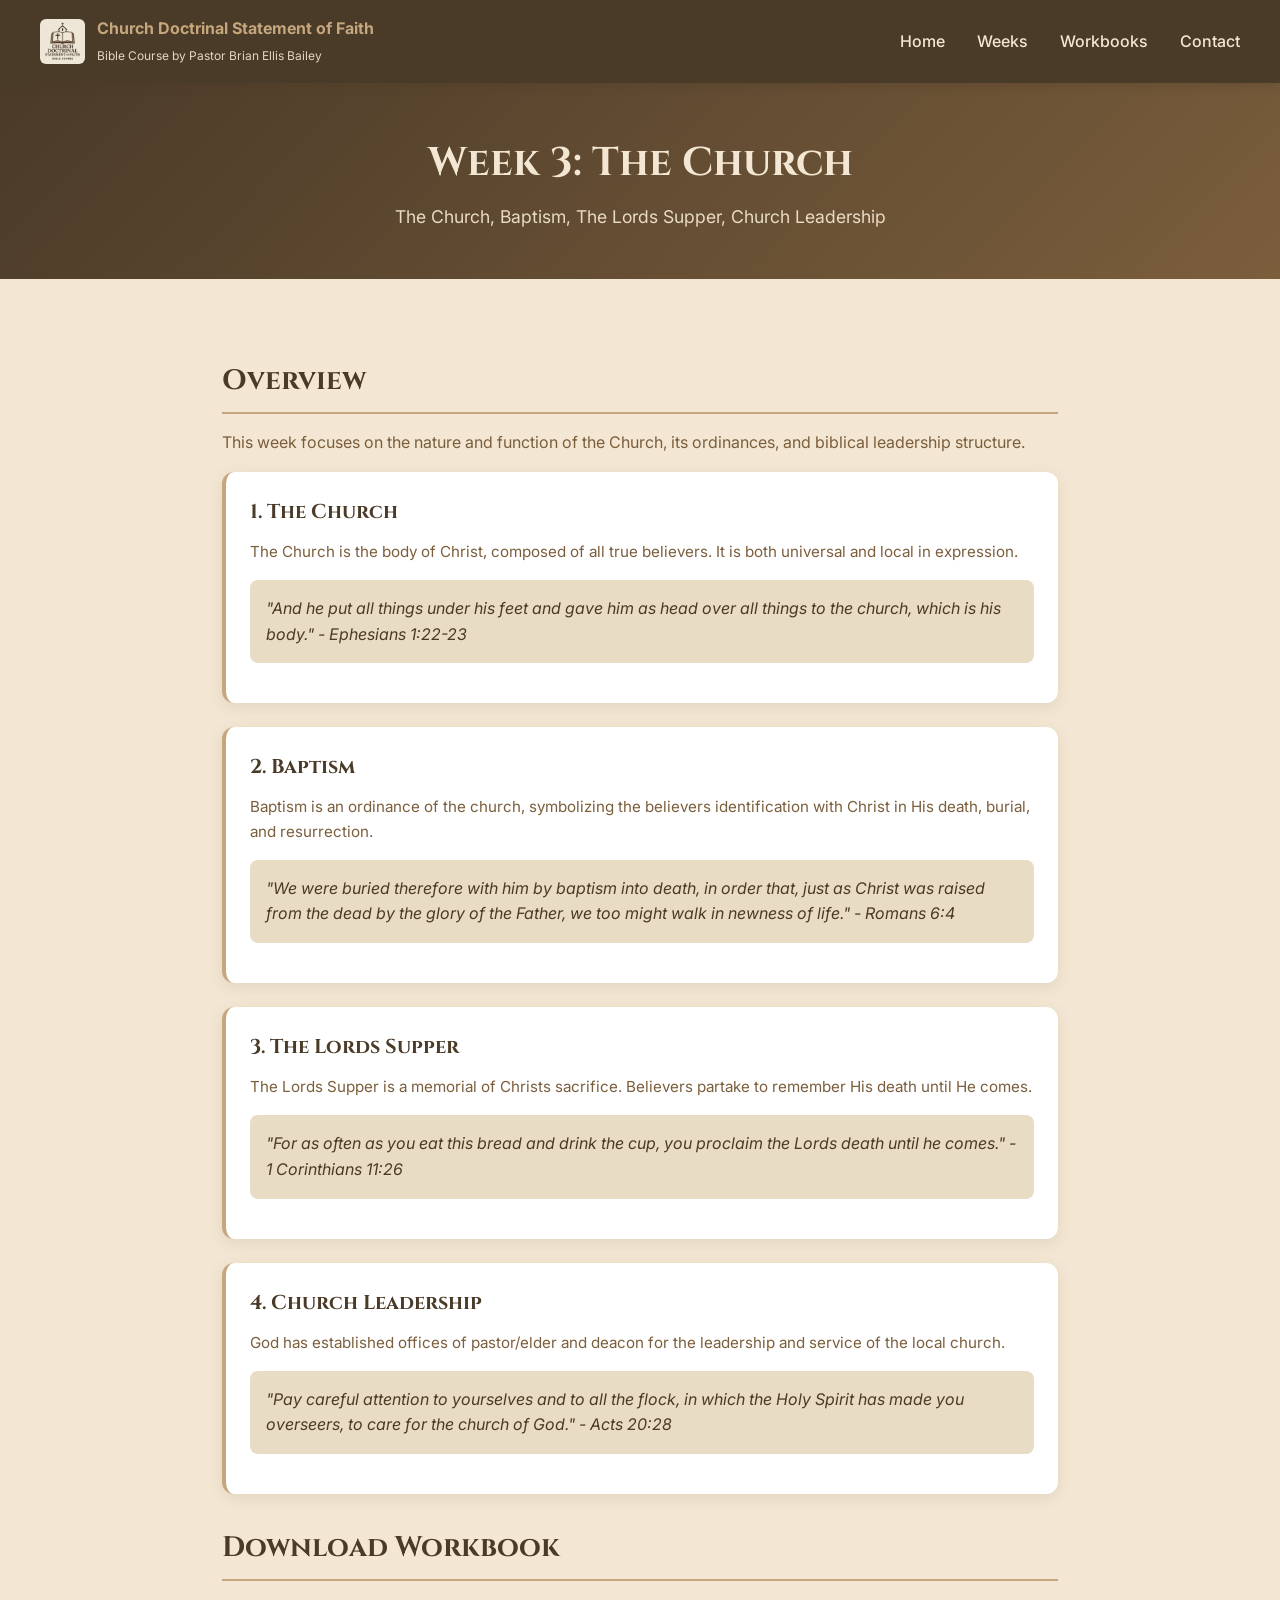
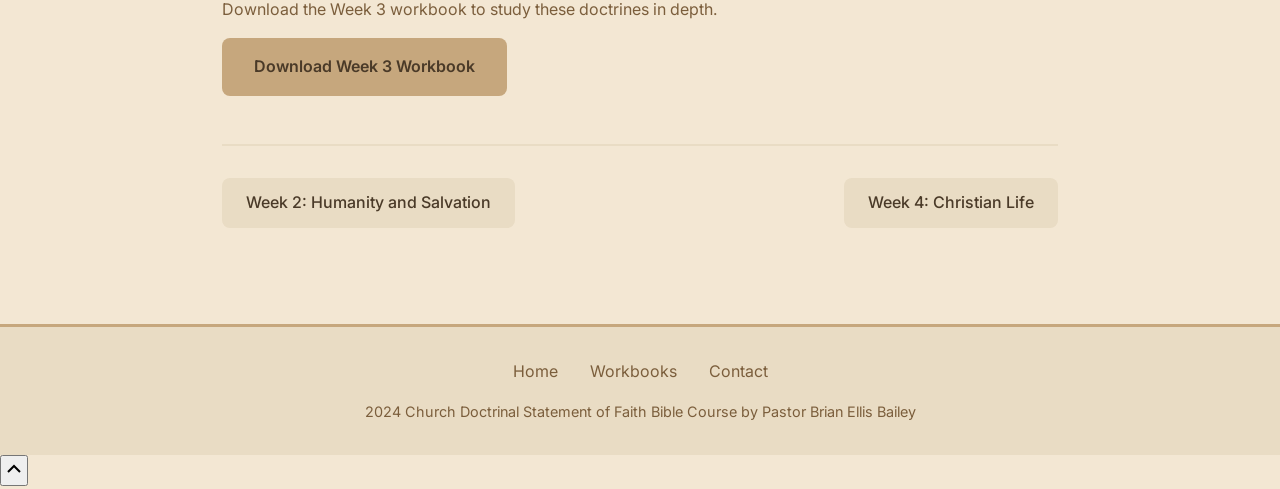
<file: week3.html>
<!DOCTYPE html>
<html lang="en">
<head>
    <meta charset="UTF-8">
    <meta name="viewport" content="width=device-width, initial-scale=1.0">
    <title>Week 3: The Church | Church Doctrinal Statement of Faith Bible Course</title>
    <meta name="description" content="Week 3 covers The Church, Baptism, The Lords Supper, and Church Leadership.">
    <meta name="author" content="Pastor Brian Ellis Bailey">
    <link rel="icon" type="image/png" href="images/bible_course_logo.png">
    <meta name="theme-color" content="#4A3A28">
    <link rel="preconnect" href="https://fonts.googleapis.com">
    <link rel="preconnect" href="https://fonts.gstatic.com" crossorigin>
    <link href="https://fonts.googleapis.com/css2?family=Cinzel:wght@400;500;600;700&family=Inter:wght@300;400;500;600;700&display=swap" rel="stylesheet">
    <style>
        *, *::before, *::after { box-sizing: border-box; margin: 0; padding: 0; }
        :root { --dark-brown: #4A3A28; --medium-brown: #7B5E3C; --light-brown: #C6A77D; --cream: #F3E7D3; --soft-beige: #E9DCC4; --white: #FFFFFF; }
        body { font-family: 'Inter', sans-serif; background-color: var(--cream); color: var(--dark-brown); line-height: 1.6; }
        nav { background: var(--dark-brown); padding: 1rem 2rem; position: sticky; top: 0; z-index: 1000; box-shadow: 0 2px 10px rgba(74,58,40,0.3); }
        .nav-container { max-width: 1200px; margin: 0 auto; display: flex; justify-content: space-between; align-items: center; flex-wrap: wrap; gap: 1rem; }
        .nav-brand { display: flex; align-items: center; gap: 12px; text-decoration: none; }
        .nav-brand img { height: 45px; border-radius: 6px; }
        .nav-brand-text { color: var(--light-brown); font-size: 1rem; font-weight: 700; display: block; }
        .nav-brand-subtitle { color: var(--cream); font-size: 0.75rem; opacity: 0.9; }
        .nav-links { display: flex; gap: 2rem; align-items: center; flex-wrap: wrap; }
        .nav-links a { color: var(--cream); text-decoration: none; font-weight: 500; transition: color 0.3s ease; }
        .nav-links a:hover { color: var(--light-brown); }
        .hero { background: linear-gradient(135deg, var(--dark-brown) 0%, var(--medium-brown) 100%); padding: 3rem 2rem; text-align: center; }
        .hero h1 { font-family: 'Cinzel', serif; font-size: 2.5rem; color: var(--cream); margin-bottom: 0.5rem; }
        .hero p { color: var(--soft-beige); font-size: 1.1rem; }
        .content { padding: 3rem 2rem; max-width: 900px; margin: 0 auto; }
        .content h2 { font-family: 'Cinzel', serif; font-size: 1.75rem; color: var(--dark-brown); margin: 2rem 0 1rem; padding-bottom: 0.5rem; border-bottom: 2px solid var(--light-brown); }
        .content p { color: var(--medium-brown); margin-bottom: 1rem; }
        .doctrine-card { background: var(--white); border-radius: 12px; padding: 1.5rem; margin-bottom: 1.5rem; box-shadow: 0 4px 15px rgba(74,58,40,0.1); border-left: 4px solid var(--light-brown); }
        .doctrine-card h3 { font-family: 'Cinzel', serif; font-size: 1.25rem; color: var(--dark-brown); margin-bottom: 0.75rem; }
        .doctrine-card p { color: var(--medium-brown); font-size: 0.95rem; margin-bottom: 0.5rem; }
        .scripture { background: var(--soft-beige); padding: 1rem; border-radius: 8px; margin: 1rem 0; font-style: italic; color: var(--dark-brown); }
        .btn-primary { background: var(--light-brown); color: var(--dark-brown); padding: 1rem 2rem; border-radius: 8px; text-decoration: none; font-weight: 600; display: inline-block; transition: all 0.3s ease; }
        .btn-primary:hover { background: var(--cream); }
        .nav-buttons { display: flex; justify-content: space-between; margin-top: 3rem; padding-top: 2rem; border-top: 2px solid var(--soft-beige); flex-wrap: wrap; gap: 1rem; }
        .nav-btn { background: var(--soft-beige); color: var(--dark-brown); padding: 0.75rem 1.5rem; border-radius: 8px; text-decoration: none; font-weight: 500; transition: all 0.3s ease; }
        .nav-btn:hover { background: var(--light-brown); }
        footer { background: var(--soft-beige); padding: 2rem; text-align: center; border-top: 3px solid var(--light-brown); margin-top: 3rem; }
        .footer-links { display: flex; gap: 2rem; justify-content: center; flex-wrap: wrap; margin-bottom: 1rem; }
        .footer-links a { color: var(--medium-brown); text-decoration: none; }
        .footer-links a:hover { color: var(--dark-brown); }
        .footer-copyright { color: var(--medium-brown); font-size: 0.9rem; }
        @media (max-width: 768px) { .nav-container { flex-direction: column; text-align: center; } .nav-links { gap: 1rem; justify-content: center; } .hero h1 { font-size: 1.75rem; } }
    </style>
</head>
<body>
    <nav>
        <div class="nav-container">
            <a href="index.html" class="nav-brand">
                <img src="images/bible_course_logo.png" alt="Church Doctrinal Statement of Faith">
                <div>
                    <span class="nav-brand-text">Church Doctrinal Statement of Faith</span>
                    <span class="nav-brand-subtitle">Bible Course by Pastor Brian Ellis Bailey</span>
                </div>
            </a>
            <div class="nav-links">
                <a href="index.html">Home</a>
                <a href="week1.html">Weeks</a>
                <a href="workbooks.html">Workbooks</a>
                <a href="contact.html">Contact</a>
            </div>
        </div>
    </nav>

    <section class="hero">
        <h1>Week 3: The Church</h1>
        <p>The Church, Baptism, The Lords Supper, Church Leadership</p>
    </section>

    <main class="content">
        <h2>Overview</h2>
        <p>This week focuses on the nature and function of the Church, its ordinances, and biblical leadership structure.</p>

        <div class="doctrine-card">
            <h3>1. The Church</h3>
            <p>The Church is the body of Christ, composed of all true believers. It is both universal and local in expression.</p>
            <div class="scripture">"And he put all things under his feet and gave him as head over all things to the church, which is his body." - Ephesians 1:22-23</div>
        </div>

        <div class="doctrine-card">
            <h3>2. Baptism</h3>
            <p>Baptism is an ordinance of the church, symbolizing the believers identification with Christ in His death, burial, and resurrection.</p>
            <div class="scripture">"We were buried therefore with him by baptism into death, in order that, just as Christ was raised from the dead by the glory of the Father, we too might walk in newness of life." - Romans 6:4</div>
        </div>

        <div class="doctrine-card">
            <h3>3. The Lords Supper</h3>
            <p>The Lords Supper is a memorial of Christs sacrifice. Believers partake to remember His death until He comes.</p>
            <div class="scripture">"For as often as you eat this bread and drink the cup, you proclaim the Lords death until he comes." - 1 Corinthians 11:26</div>
        </div>

        <div class="doctrine-card">
            <h3>4. Church Leadership</h3>
            <p>God has established offices of pastor/elder and deacon for the leadership and service of the local church.</p>
            <div class="scripture">"Pay careful attention to yourselves and to all the flock, in which the Holy Spirit has made you overseers, to care for the church of God." - Acts 20:28</div>
        </div>

        <h2>Download Workbook</h2>
        <p>Download the Week 3 workbook to study these doctrines in depth.</p>
        <a href="pdfs/Week3_The_Church_Workbook.pdf" class="btn-primary" download>Download Week 3 Workbook</a>

        <div class="nav-buttons">
            <a href="week2.html" class="nav-btn">Week 2: Humanity and Salvation</a>
            <a href="week4.html" class="nav-btn">Week 4: Christian Life</a>
        </div>
    </main>

    <footer>
        <div class="footer-links">
            <a href="index.html">Home</a>
            <a href="workbooks.html">Workbooks</a>
            <a href="contact.html">Contact</a>
        </div>
        <p class="footer-copyright">2024 Church Doctrinal Statement of Faith Bible Course by Pastor Brian Ellis Bailey</p>
    </footer>

    <script src="scripts.js"></script>
</body>
</html>
</file>
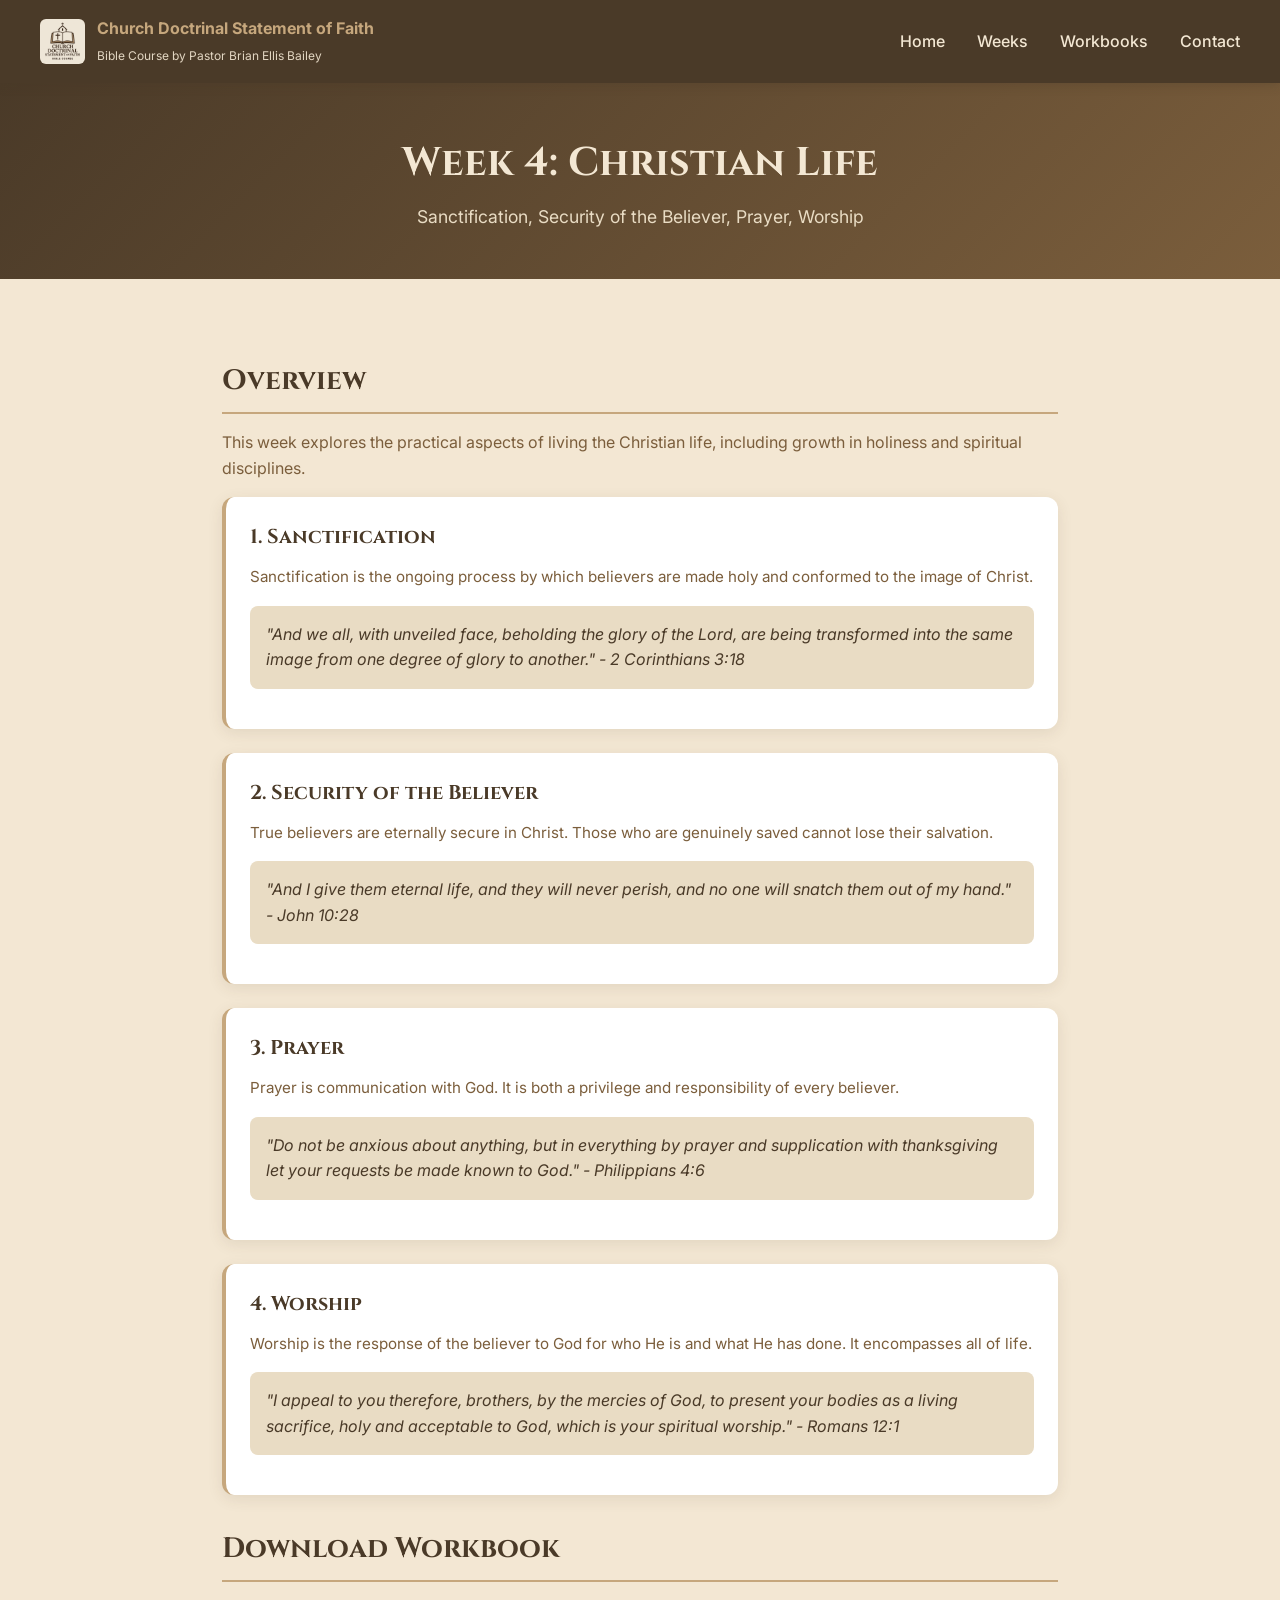
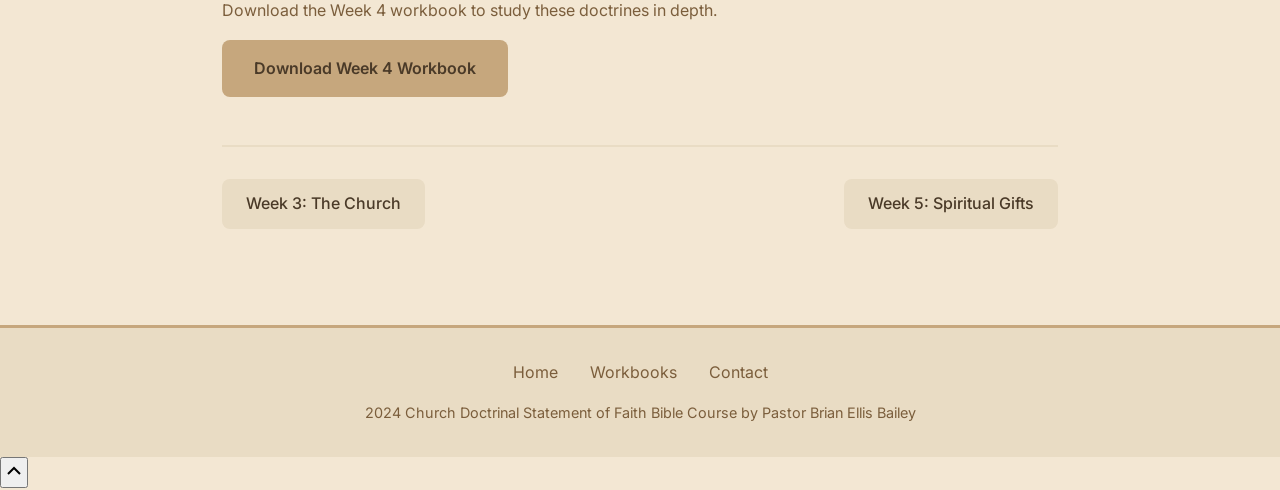
<file: week4.html>
<!DOCTYPE html>
<html lang="en">
<head>
    <meta charset="UTF-8">
    <meta name="viewport" content="width=device-width, initial-scale=1.0">
    <title>Week 4: Christian Life | Church Doctrinal Statement of Faith Bible Course</title>
    <meta name="description" content="Week 4 covers Sanctification, Security of the Believer, Prayer, and Worship.">
    <meta name="author" content="Pastor Brian Ellis Bailey">
    <link rel="icon" type="image/png" href="images/bible_course_logo.png">
    <meta name="theme-color" content="#4A3A28">
    <link rel="preconnect" href="https://fonts.googleapis.com">
    <link rel="preconnect" href="https://fonts.gstatic.com" crossorigin>
    <link href="https://fonts.googleapis.com/css2?family=Cinzel:wght@400;500;600;700&family=Inter:wght@300;400;500;600;700&display=swap" rel="stylesheet">
    <style>
        *, *::before, *::after { box-sizing: border-box; margin: 0; padding: 0; }
        :root { --dark-brown: #4A3A28; --medium-brown: #7B5E3C; --light-brown: #C6A77D; --cream: #F3E7D3; --soft-beige: #E9DCC4; --white: #FFFFFF; }
        body { font-family: 'Inter', sans-serif; background-color: var(--cream); color: var(--dark-brown); line-height: 1.6; }
        nav { background: var(--dark-brown); padding: 1rem 2rem; position: sticky; top: 0; z-index: 1000; box-shadow: 0 2px 10px rgba(74,58,40,0.3); }
        .nav-container { max-width: 1200px; margin: 0 auto; display: flex; justify-content: space-between; align-items: center; flex-wrap: wrap; gap: 1rem; }
        .nav-brand { display: flex; align-items: center; gap: 12px; text-decoration: none; }
        .nav-brand img { height: 45px; border-radius: 6px; }
        .nav-brand-text { color: var(--light-brown); font-size: 1rem; font-weight: 700; display: block; }
        .nav-brand-subtitle { color: var(--cream); font-size: 0.75rem; opacity: 0.9; }
        .nav-links { display: flex; gap: 2rem; align-items: center; flex-wrap: wrap; }
        .nav-links a { color: var(--cream); text-decoration: none; font-weight: 500; transition: color 0.3s ease; }
        .nav-links a:hover { color: var(--light-brown); }
        .hero { background: linear-gradient(135deg, var(--dark-brown) 0%, var(--medium-brown) 100%); padding: 3rem 2rem; text-align: center; }
        .hero h1 { font-family: 'Cinzel', serif; font-size: 2.5rem; color: var(--cream); margin-bottom: 0.5rem; }
        .hero p { color: var(--soft-beige); font-size: 1.1rem; }
        .content { padding: 3rem 2rem; max-width: 900px; margin: 0 auto; }
        .content h2 { font-family: 'Cinzel', serif; font-size: 1.75rem; color: var(--dark-brown); margin: 2rem 0 1rem; padding-bottom: 0.5rem; border-bottom: 2px solid var(--light-brown); }
        .content p { color: var(--medium-brown); margin-bottom: 1rem; }
        .doctrine-card { background: var(--white); border-radius: 12px; padding: 1.5rem; margin-bottom: 1.5rem; box-shadow: 0 4px 15px rgba(74,58,40,0.1); border-left: 4px solid var(--light-brown); }
        .doctrine-card h3 { font-family: 'Cinzel', serif; font-size: 1.25rem; color: var(--dark-brown); margin-bottom: 0.75rem; }
        .doctrine-card p { color: var(--medium-brown); font-size: 0.95rem; margin-bottom: 0.5rem; }
        .scripture { background: var(--soft-beige); padding: 1rem; border-radius: 8px; margin: 1rem 0; font-style: italic; color: var(--dark-brown); }
        .btn-primary { background: var(--light-brown); color: var(--dark-brown); padding: 1rem 2rem; border-radius: 8px; text-decoration: none; font-weight: 600; display: inline-block; transition: all 0.3s ease; }
        .btn-primary:hover { background: var(--cream); }
        .nav-buttons { display: flex; justify-content: space-between; margin-top: 3rem; padding-top: 2rem; border-top: 2px solid var(--soft-beige); flex-wrap: wrap; gap: 1rem; }
        .nav-btn { background: var(--soft-beige); color: var(--dark-brown); padding: 0.75rem 1.5rem; border-radius: 8px; text-decoration: none; font-weight: 500; transition: all 0.3s ease; }
        .nav-btn:hover { background: var(--light-brown); }
        footer { background: var(--soft-beige); padding: 2rem; text-align: center; border-top: 3px solid var(--light-brown); margin-top: 3rem; }
        .footer-links { display: flex; gap: 2rem; justify-content: center; flex-wrap: wrap; margin-bottom: 1rem; }
        .footer-links a { color: var(--medium-brown); text-decoration: none; }
        .footer-links a:hover { color: var(--dark-brown); }
        .footer-copyright { color: var(--medium-brown); font-size: 0.9rem; }
        @media (max-width: 768px) { .nav-container { flex-direction: column; text-align: center; } .nav-links { gap: 1rem; justify-content: center; } .hero h1 { font-size: 1.75rem; } }
    </style>
</head>
<body>
    <nav>
        <div class="nav-container">
            <a href="index.html" class="nav-brand">
                <img src="images/bible_course_logo.png" alt="Church Doctrinal Statement of Faith">
                <div>
                    <span class="nav-brand-text">Church Doctrinal Statement of Faith</span>
                    <span class="nav-brand-subtitle">Bible Course by Pastor Brian Ellis Bailey</span>
                </div>
            </a>
            <div class="nav-links">
                <a href="index.html">Home</a>
                <a href="week1.html">Weeks</a>
                <a href="workbooks.html">Workbooks</a>
                <a href="contact.html">Contact</a>
            </div>
        </div>
    </nav>

    <section class="hero">
        <h1>Week 4: Christian Life</h1>
        <p>Sanctification, Security of the Believer, Prayer, Worship</p>
    </section>

    <main class="content">
        <h2>Overview</h2>
        <p>This week explores the practical aspects of living the Christian life, including growth in holiness and spiritual disciplines.</p>

        <div class="doctrine-card">
            <h3>1. Sanctification</h3>
            <p>Sanctification is the ongoing process by which believers are made holy and conformed to the image of Christ.</p>
            <div class="scripture">"And we all, with unveiled face, beholding the glory of the Lord, are being transformed into the same image from one degree of glory to another." - 2 Corinthians 3:18</div>
        </div>

        <div class="doctrine-card">
            <h3>2. Security of the Believer</h3>
            <p>True believers are eternally secure in Christ. Those who are genuinely saved cannot lose their salvation.</p>
            <div class="scripture">"And I give them eternal life, and they will never perish, and no one will snatch them out of my hand." - John 10:28</div>
        </div>

        <div class="doctrine-card">
            <h3>3. Prayer</h3>
            <p>Prayer is communication with God. It is both a privilege and responsibility of every believer.</p>
            <div class="scripture">"Do not be anxious about anything, but in everything by prayer and supplication with thanksgiving let your requests be made known to God." - Philippians 4:6</div>
        </div>

        <div class="doctrine-card">
            <h3>4. Worship</h3>
            <p>Worship is the response of the believer to God for who He is and what He has done. It encompasses all of life.</p>
            <div class="scripture">"I appeal to you therefore, brothers, by the mercies of God, to present your bodies as a living sacrifice, holy and acceptable to God, which is your spiritual worship." - Romans 12:1</div>
        </div>

        <h2>Download Workbook</h2>
        <p>Download the Week 4 workbook to study these doctrines in depth.</p>
        <a href="pdfs/Week4_Christian_Life_Workbook.pdf" class="btn-primary" download>Download Week 4 Workbook</a>

        <div class="nav-buttons">
            <a href="week3.html" class="nav-btn">Week 3: The Church</a>
            <a href="week5.html" class="nav-btn">Week 5: Spiritual Gifts</a>
        </div>
    </main>

    <footer>
        <div class="footer-links">
            <a href="index.html">Home</a>
            <a href="workbooks.html">Workbooks</a>
            <a href="contact.html">Contact</a>
        </div>
        <p class="footer-copyright">2024 Church Doctrinal Statement of Faith Bible Course by Pastor Brian Ellis Bailey</p>
    </footer>

    <script src="scripts.js"></script>
</body>
</html>
</file>
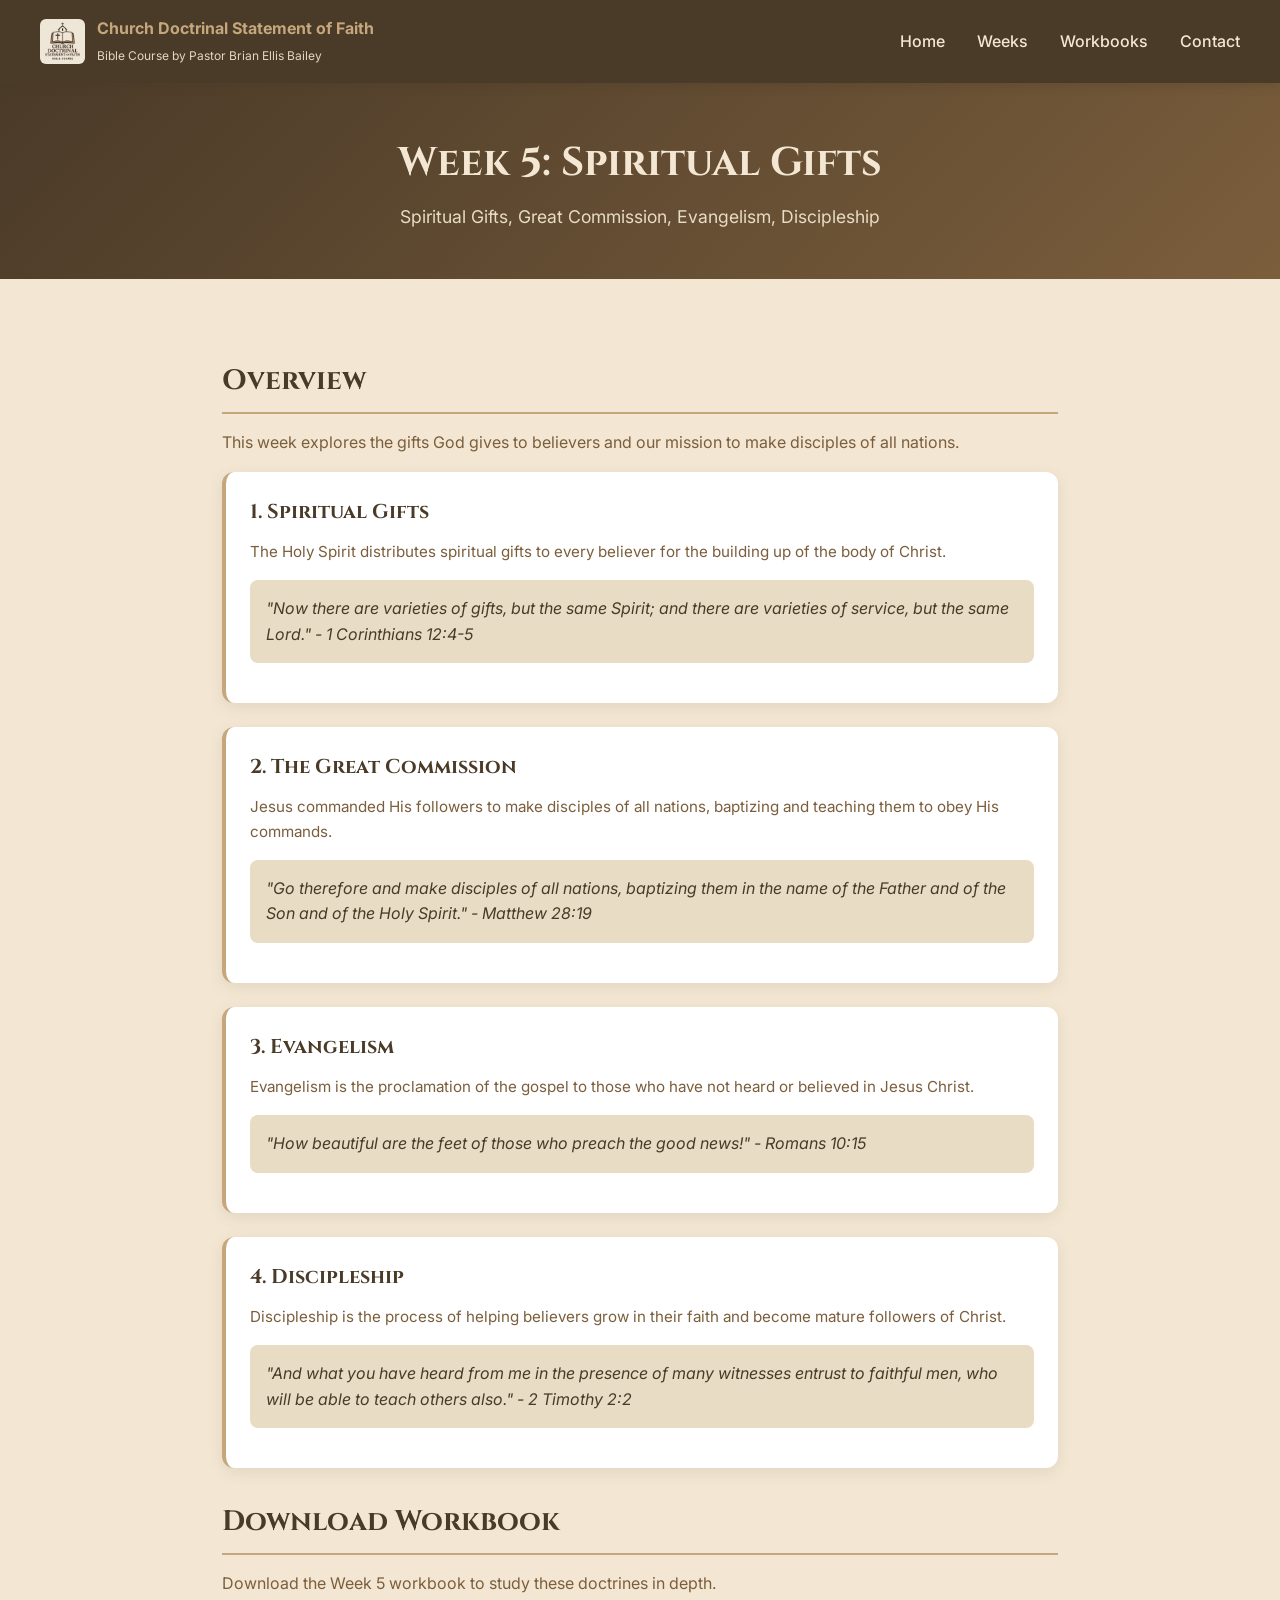
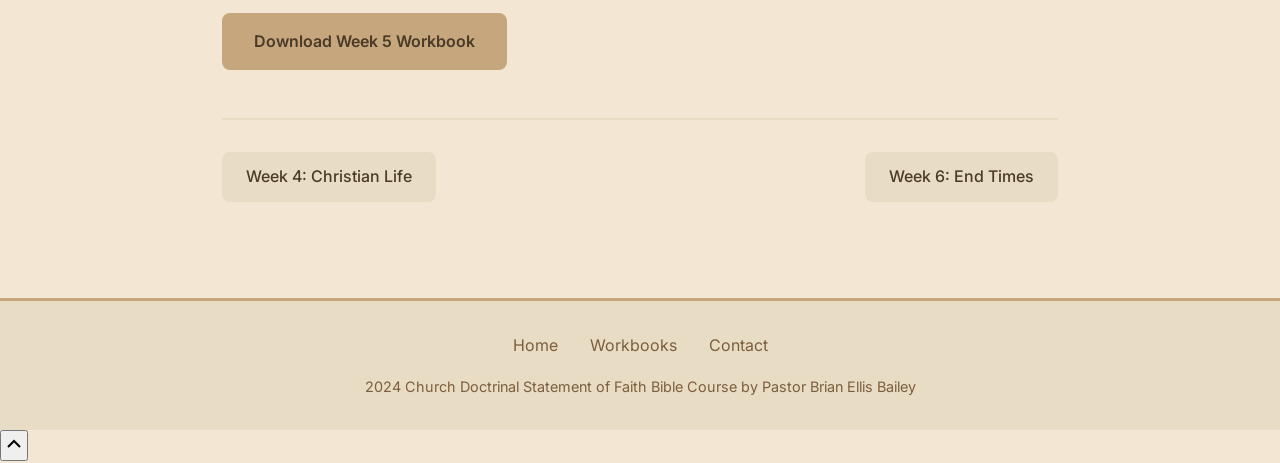
<file: week5.html>
<!DOCTYPE html>
<html lang="en">
<head>
    <meta charset="UTF-8">
    <meta name="viewport" content="width=device-width, initial-scale=1.0">
    <title>Week 5: Spiritual Gifts | Church Doctrinal Statement of Faith Bible Course</title>
    <meta name="description" content="Week 5 covers Spiritual Gifts, Great Commission, Evangelism, and Discipleship.">
    <meta name="author" content="Pastor Brian Ellis Bailey">
    <link rel="icon" type="image/png" href="images/bible_course_logo.png">
    <meta name="theme-color" content="#4A3A28">
    <link rel="preconnect" href="https://fonts.googleapis.com">
    <link rel="preconnect" href="https://fonts.gstatic.com" crossorigin>
    <link href="https://fonts.googleapis.com/css2?family=Cinzel:wght@400;500;600;700&family=Inter:wght@300;400;500;600;700&display=swap" rel="stylesheet">
    <style>
        *, *::before, *::after { box-sizing: border-box; margin: 0; padding: 0; }
        :root { --dark-brown: #4A3A28; --medium-brown: #7B5E3C; --light-brown: #C6A77D; --cream: #F3E7D3; --soft-beige: #E9DCC4; --white: #FFFFFF; }
        body { font-family: 'Inter', sans-serif; background-color: var(--cream); color: var(--dark-brown); line-height: 1.6; }
        nav { background: var(--dark-brown); padding: 1rem 2rem; position: sticky; top: 0; z-index: 1000; box-shadow: 0 2px 10px rgba(74,58,40,0.3); }
        .nav-container { max-width: 1200px; margin: 0 auto; display: flex; justify-content: space-between; align-items: center; flex-wrap: wrap; gap: 1rem; }
        .nav-brand { display: flex; align-items: center; gap: 12px; text-decoration: none; }
        .nav-brand img { height: 45px; border-radius: 6px; }
        .nav-brand-text { color: var(--light-brown); font-size: 1rem; font-weight: 700; display: block; }
        .nav-brand-subtitle { color: var(--cream); font-size: 0.75rem; opacity: 0.9; }
        .nav-links { display: flex; gap: 2rem; align-items: center; flex-wrap: wrap; }
        .nav-links a { color: var(--cream); text-decoration: none; font-weight: 500; transition: color 0.3s ease; }
        .nav-links a:hover { color: var(--light-brown); }
        .hero { background: linear-gradient(135deg, var(--dark-brown) 0%, var(--medium-brown) 100%); padding: 3rem 2rem; text-align: center; }
        .hero h1 { font-family: 'Cinzel', serif; font-size: 2.5rem; color: var(--cream); margin-bottom: 0.5rem; }
        .hero p { color: var(--soft-beige); font-size: 1.1rem; }
        .content { padding: 3rem 2rem; max-width: 900px; margin: 0 auto; }
        .content h2 { font-family: 'Cinzel', serif; font-size: 1.75rem; color: var(--dark-brown); margin: 2rem 0 1rem; padding-bottom: 0.5rem; border-bottom: 2px solid var(--light-brown); }
        .content p { color: var(--medium-brown); margin-bottom: 1rem; }
        .doctrine-card { background: var(--white); border-radius: 12px; padding: 1.5rem; margin-bottom: 1.5rem; box-shadow: 0 4px 15px rgba(74,58,40,0.1); border-left: 4px solid var(--light-brown); }
        .doctrine-card h3 { font-family: 'Cinzel', serif; font-size: 1.25rem; color: var(--dark-brown); margin-bottom: 0.75rem; }
        .doctrine-card p { color: var(--medium-brown); font-size: 0.95rem; margin-bottom: 0.5rem; }
        .scripture { background: var(--soft-beige); padding: 1rem; border-radius: 8px; margin: 1rem 0; font-style: italic; color: var(--dark-brown); }
        .btn-primary { background: var(--light-brown); color: var(--dark-brown); padding: 1rem 2rem; border-radius: 8px; text-decoration: none; font-weight: 600; display: inline-block; transition: all 0.3s ease; }
        .btn-primary:hover { background: var(--cream); }
        .nav-buttons { display: flex; justify-content: space-between; margin-top: 3rem; padding-top: 2rem; border-top: 2px solid var(--soft-beige); flex-wrap: wrap; gap: 1rem; }
        .nav-btn { background: var(--soft-beige); color: var(--dark-brown); padding: 0.75rem 1.5rem; border-radius: 8px; text-decoration: none; font-weight: 500; transition: all 0.3s ease; }
        .nav-btn:hover { background: var(--light-brown); }
        footer { background: var(--soft-beige); padding: 2rem; text-align: center; border-top: 3px solid var(--light-brown); margin-top: 3rem; }
        .footer-links { display: flex; gap: 2rem; justify-content: center; flex-wrap: wrap; margin-bottom: 1rem; }
        .footer-links a { color: var(--medium-brown); text-decoration: none; }
        .footer-links a:hover { color: var(--dark-brown); }
        .footer-copyright { color: var(--medium-brown); font-size: 0.9rem; }
        @media (max-width: 768px) { .nav-container { flex-direction: column; text-align: center; } .nav-links { gap: 1rem; justify-content: center; } .hero h1 { font-size: 1.75rem; } }
    </style>
</head>
<body>
    <nav>
        <div class="nav-container">
            <a href="index.html" class="nav-brand">
                <img src="images/bible_course_logo.png" alt="Church Doctrinal Statement of Faith">
                <div>
                    <span class="nav-brand-text">Church Doctrinal Statement of Faith</span>
                    <span class="nav-brand-subtitle">Bible Course by Pastor Brian Ellis Bailey</span>
                </div>
            </a>
            <div class="nav-links">
                <a href="index.html">Home</a>
                <a href="week1.html">Weeks</a>
                <a href="workbooks.html">Workbooks</a>
                <a href="contact.html">Contact</a>
            </div>
        </div>
    </nav>

    <section class="hero">
        <h1>Week 5: Spiritual Gifts</h1>
        <p>Spiritual Gifts, Great Commission, Evangelism, Discipleship</p>
    </section>

    <main class="content">
        <h2>Overview</h2>
        <p>This week explores the gifts God gives to believers and our mission to make disciples of all nations.</p>

        <div class="doctrine-card">
            <h3>1. Spiritual Gifts</h3>
            <p>The Holy Spirit distributes spiritual gifts to every believer for the building up of the body of Christ.</p>
            <div class="scripture">"Now there are varieties of gifts, but the same Spirit; and there are varieties of service, but the same Lord." - 1 Corinthians 12:4-5</div>
        </div>

        <div class="doctrine-card">
            <h3>2. The Great Commission</h3>
            <p>Jesus commanded His followers to make disciples of all nations, baptizing and teaching them to obey His commands.</p>
            <div class="scripture">"Go therefore and make disciples of all nations, baptizing them in the name of the Father and of the Son and of the Holy Spirit." - Matthew 28:19</div>
        </div>

        <div class="doctrine-card">
            <h3>3. Evangelism</h3>
            <p>Evangelism is the proclamation of the gospel to those who have not heard or believed in Jesus Christ.</p>
            <div class="scripture">"How beautiful are the feet of those who preach the good news!" - Romans 10:15</div>
        </div>

        <div class="doctrine-card">
            <h3>4. Discipleship</h3>
            <p>Discipleship is the process of helping believers grow in their faith and become mature followers of Christ.</p>
            <div class="scripture">"And what you have heard from me in the presence of many witnesses entrust to faithful men, who will be able to teach others also." - 2 Timothy 2:2</div>
        </div>

        <h2>Download Workbook</h2>
        <p>Download the Week 5 workbook to study these doctrines in depth.</p>
        <a href="pdfs/Week5_Spiritual_Gifts_Workbook.pdf" class="btn-primary" download>Download Week 5 Workbook</a>

        <div class="nav-buttons">
            <a href="week4.html" class="nav-btn">Week 4: Christian Life</a>
            <a href="week6.html" class="nav-btn">Week 6: End Times</a>
        </div>
    </main>

    <footer>
        <div class="footer-links">
            <a href="index.html">Home</a>
            <a href="workbooks.html">Workbooks</a>
            <a href="contact.html">Contact</a>
        </div>
        <p class="footer-copyright">2024 Church Doctrinal Statement of Faith Bible Course by Pastor Brian Ellis Bailey</p>
    </footer>

    <script src="scripts.js"></script>
</body>
</html>
</file>
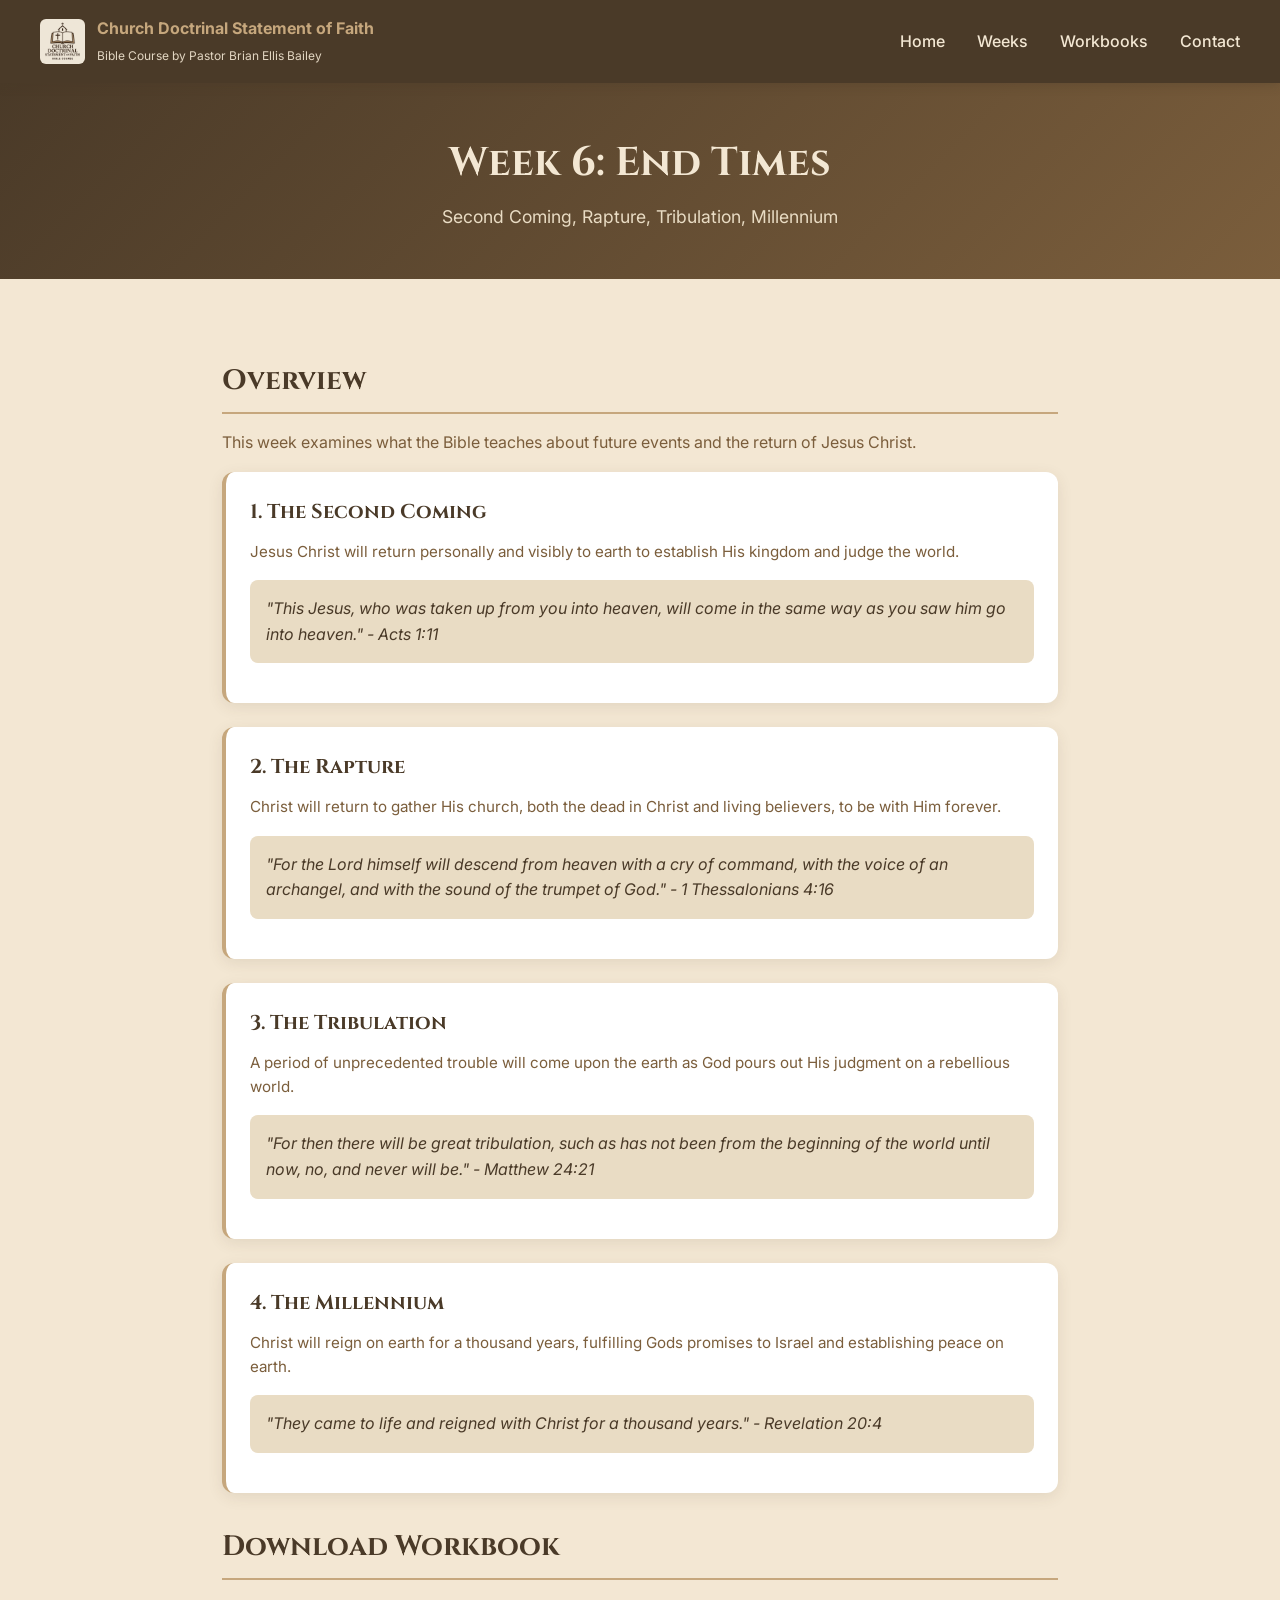
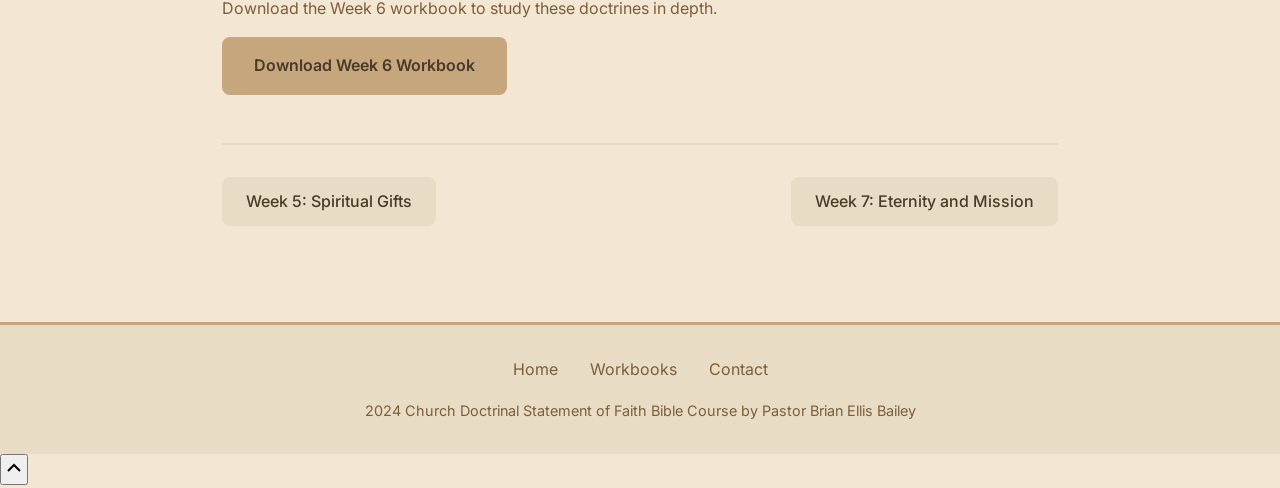
<file: week6.html>
<!DOCTYPE html>
<html lang="en">
<head>
    <meta charset="UTF-8">
    <meta name="viewport" content="width=device-width, initial-scale=1.0">
    <title>Week 6: End Times | Church Doctrinal Statement of Faith Bible Course</title>
    <meta name="description" content="Week 6 covers the Second Coming, Rapture, Tribulation, and Millennium.">
    <meta name="author" content="Pastor Brian Ellis Bailey">
    <link rel="icon" type="image/png" href="images/bible_course_logo.png">
    <meta name="theme-color" content="#4A3A28">
    <link rel="preconnect" href="https://fonts.googleapis.com">
    <link rel="preconnect" href="https://fonts.gstatic.com" crossorigin>
    <link href="https://fonts.googleapis.com/css2?family=Cinzel:wght@400;500;600;700&family=Inter:wght@300;400;500;600;700&display=swap" rel="stylesheet">
    <style>
        *, *::before, *::after { box-sizing: border-box; margin: 0; padding: 0; }
        :root { --dark-brown: #4A3A28; --medium-brown: #7B5E3C; --light-brown: #C6A77D; --cream: #F3E7D3; --soft-beige: #E9DCC4; --white: #FFFFFF; }
        body { font-family: 'Inter', sans-serif; background-color: var(--cream); color: var(--dark-brown); line-height: 1.6; }
        nav { background: var(--dark-brown); padding: 1rem 2rem; position: sticky; top: 0; z-index: 1000; box-shadow: 0 2px 10px rgba(74,58,40,0.3); }
        .nav-container { max-width: 1200px; margin: 0 auto; display: flex; justify-content: space-between; align-items: center; flex-wrap: wrap; gap: 1rem; }
        .nav-brand { display: flex; align-items: center; gap: 12px; text-decoration: none; }
        .nav-brand img { height: 45px; border-radius: 6px; }
        .nav-brand-text { color: var(--light-brown); font-size: 1rem; font-weight: 700; display: block; }
        .nav-brand-subtitle { color: var(--cream); font-size: 0.75rem; opacity: 0.9; }
        .nav-links { display: flex; gap: 2rem; align-items: center; flex-wrap: wrap; }
        .nav-links a { color: var(--cream); text-decoration: none; font-weight: 500; transition: color 0.3s ease; }
        .nav-links a:hover { color: var(--light-brown); }
        .hero { background: linear-gradient(135deg, var(--dark-brown) 0%, var(--medium-brown) 100%); padding: 3rem 2rem; text-align: center; }
        .hero h1 { font-family: 'Cinzel', serif; font-size: 2.5rem; color: var(--cream); margin-bottom: 0.5rem; }
        .hero p { color: var(--soft-beige); font-size: 1.1rem; }
        .content { padding: 3rem 2rem; max-width: 900px; margin: 0 auto; }
        .content h2 { font-family: 'Cinzel', serif; font-size: 1.75rem; color: var(--dark-brown); margin: 2rem 0 1rem; padding-bottom: 0.5rem; border-bottom: 2px solid var(--light-brown); }
        .content p { color: var(--medium-brown); margin-bottom: 1rem; }
        .doctrine-card { background: var(--white); border-radius: 12px; padding: 1.5rem; margin-bottom: 1.5rem; box-shadow: 0 4px 15px rgba(74,58,40,0.1); border-left: 4px solid var(--light-brown); }
        .doctrine-card h3 { font-family: 'Cinzel', serif; font-size: 1.25rem; color: var(--dark-brown); margin-bottom: 0.75rem; }
        .doctrine-card p { color: var(--medium-brown); font-size: 0.95rem; margin-bottom: 0.5rem; }
        .scripture { background: var(--soft-beige); padding: 1rem; border-radius: 8px; margin: 1rem 0; font-style: italic; color: var(--dark-brown); }
        .btn-primary { background: var(--light-brown); color: var(--dark-brown); padding: 1rem 2rem; border-radius: 8px; text-decoration: none; font-weight: 600; display: inline-block; transition: all 0.3s ease; }
        .btn-primary:hover { background: var(--cream); }
        .nav-buttons { display: flex; justify-content: space-between; margin-top: 3rem; padding-top: 2rem; border-top: 2px solid var(--soft-beige); flex-wrap: wrap; gap: 1rem; }
        .nav-btn { background: var(--soft-beige); color: var(--dark-brown); padding: 0.75rem 1.5rem; border-radius: 8px; text-decoration: none; font-weight: 500; transition: all 0.3s ease; }
        .nav-btn:hover { background: var(--light-brown); }
        footer { background: var(--soft-beige); padding: 2rem; text-align: center; border-top: 3px solid var(--light-brown); margin-top: 3rem; }
        .footer-links { display: flex; gap: 2rem; justify-content: center; flex-wrap: wrap; margin-bottom: 1rem; }
        .footer-links a { color: var(--medium-brown); text-decoration: none; }
        .footer-links a:hover { color: var(--dark-brown); }
        .footer-copyright { color: var(--medium-brown); font-size: 0.9rem; }
        @media (max-width: 768px) { .nav-container { flex-direction: column; text-align: center; } .nav-links { gap: 1rem; justify-content: center; } .hero h1 { font-size: 1.75rem; } }
    </style>
</head>
<body>
    <nav>
        <div class="nav-container">
            <a href="index.html" class="nav-brand">
                <img src="images/bible_course_logo.png" alt="Church Doctrinal Statement of Faith">
                <div>
                    <span class="nav-brand-text">Church Doctrinal Statement of Faith</span>
                    <span class="nav-brand-subtitle">Bible Course by Pastor Brian Ellis Bailey</span>
                </div>
            </a>
            <div class="nav-links">
                <a href="index.html">Home</a>
                <a href="week1.html">Weeks</a>
                <a href="workbooks.html">Workbooks</a>
                <a href="contact.html">Contact</a>
            </div>
        </div>
    </nav>

    <section class="hero">
        <h1>Week 6: End Times</h1>
        <p>Second Coming, Rapture, Tribulation, Millennium</p>
    </section>

    <main class="content">
        <h2>Overview</h2>
        <p>This week examines what the Bible teaches about future events and the return of Jesus Christ.</p>

        <div class="doctrine-card">
            <h3>1. The Second Coming</h3>
            <p>Jesus Christ will return personally and visibly to earth to establish His kingdom and judge the world.</p>
            <div class="scripture">"This Jesus, who was taken up from you into heaven, will come in the same way as you saw him go into heaven." - Acts 1:11</div>
        </div>

        <div class="doctrine-card">
            <h3>2. The Rapture</h3>
            <p>Christ will return to gather His church, both the dead in Christ and living believers, to be with Him forever.</p>
            <div class="scripture">"For the Lord himself will descend from heaven with a cry of command, with the voice of an archangel, and with the sound of the trumpet of God." - 1 Thessalonians 4:16</div>
        </div>

        <div class="doctrine-card">
            <h3>3. The Tribulation</h3>
            <p>A period of unprecedented trouble will come upon the earth as God pours out His judgment on a rebellious world.</p>
            <div class="scripture">"For then there will be great tribulation, such as has not been from the beginning of the world until now, no, and never will be." - Matthew 24:21</div>
        </div>

        <div class="doctrine-card">
            <h3>4. The Millennium</h3>
            <p>Christ will reign on earth for a thousand years, fulfilling Gods promises to Israel and establishing peace on earth.</p>
            <div class="scripture">"They came to life and reigned with Christ for a thousand years." - Revelation 20:4</div>
        </div>

        <h2>Download Workbook</h2>
        <p>Download the Week 6 workbook to study these doctrines in depth.</p>
        <a href="pdfs/Week6_End_Times_Workbook.pdf" class="btn-primary" download>Download Week 6 Workbook</a>

        <div class="nav-buttons">
            <a href="week5.html" class="nav-btn">Week 5: Spiritual Gifts</a>
            <a href="week7.html" class="nav-btn">Week 7: Eternity and Mission</a>
        </div>
    </main>

    <footer>
        <div class="footer-links">
            <a href="index.html">Home</a>
            <a href="workbooks.html">Workbooks</a>
            <a href="contact.html">Contact</a>
        </div>
        <p class="footer-copyright">2024 Church Doctrinal Statement of Faith Bible Course by Pastor Brian Ellis Bailey</p>
    </footer>

    <script src="scripts.js"></script>
</body>
</html>
</file>
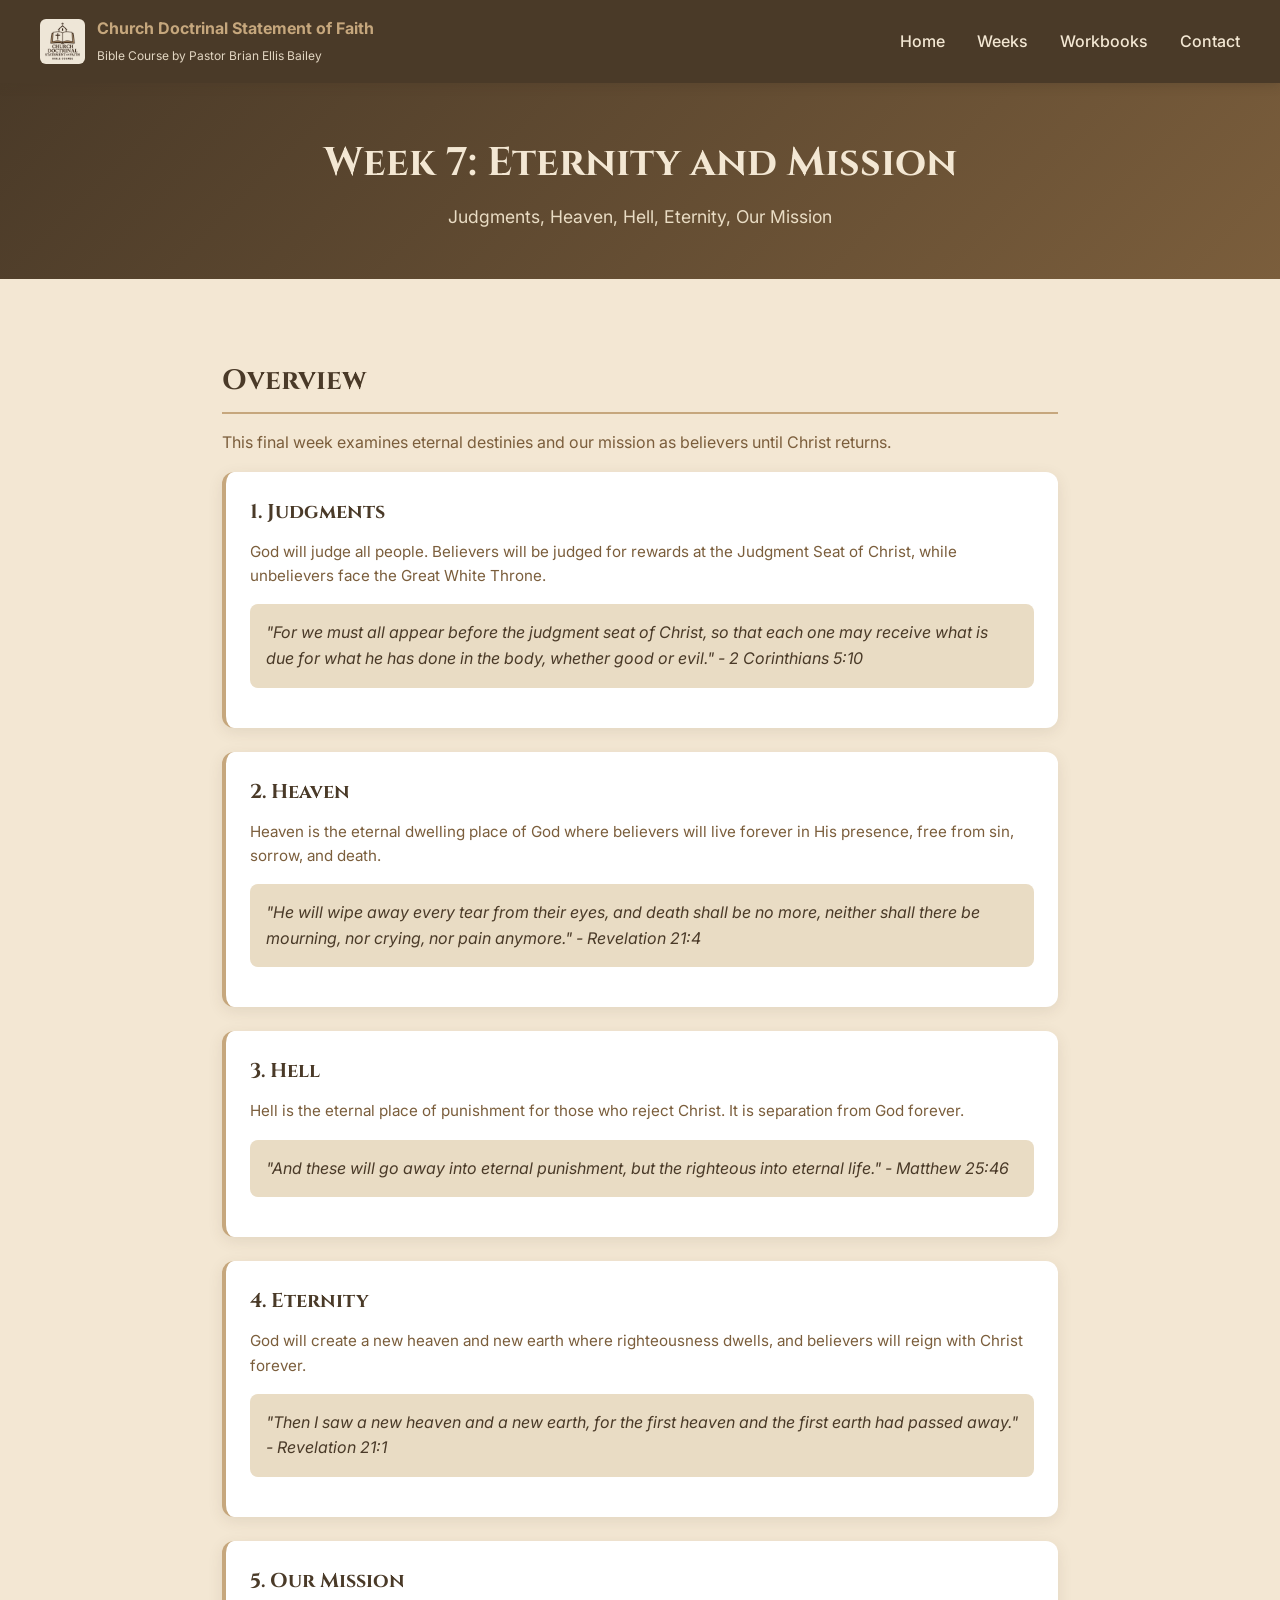
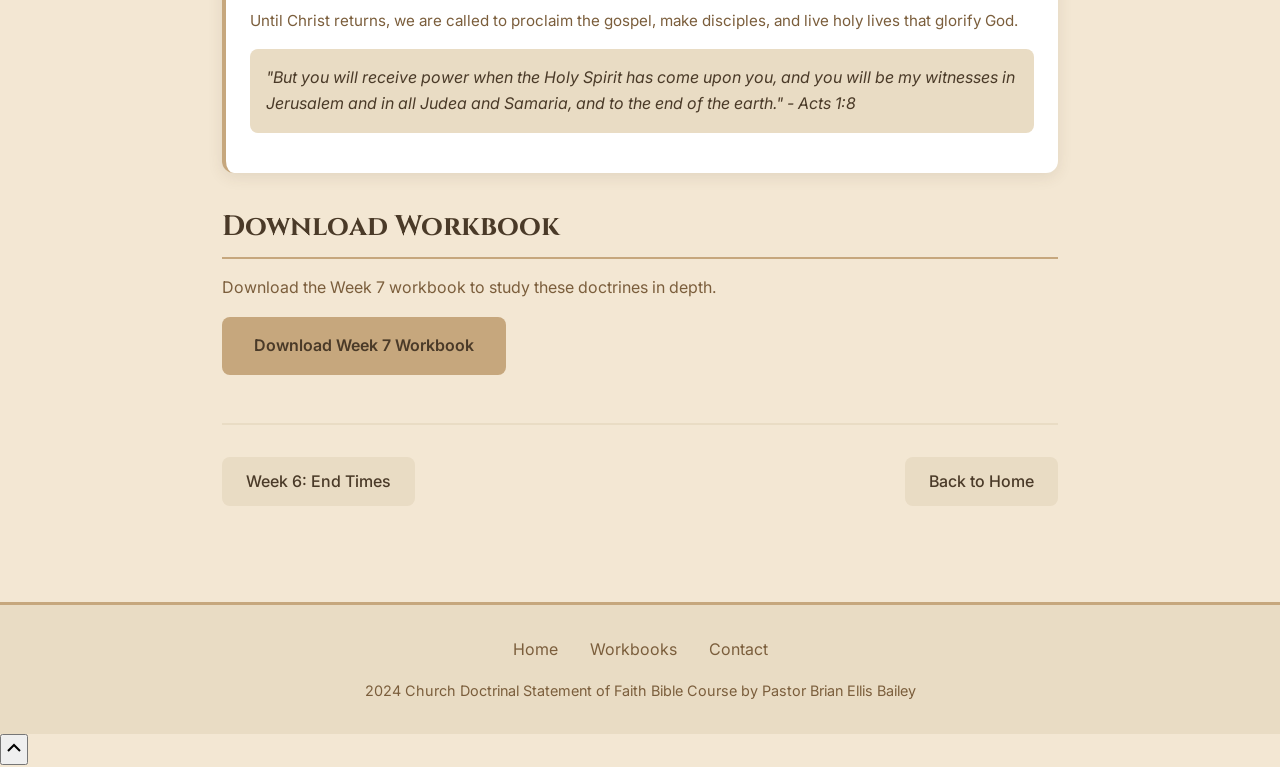
<file: week7.html>
<!DOCTYPE html>
<html lang="en">
<head>
    <meta charset="UTF-8">
    <meta name="viewport" content="width=device-width, initial-scale=1.0">
    <title>Week 7: Eternity and Mission | Church Doctrinal Statement of Faith Bible Course</title>
    <meta name="description" content="Week 7 covers Judgments, Heaven, Hell, Eternity, and Our Mission.">
    <meta name="author" content="Pastor Brian Ellis Bailey">
    <link rel="icon" type="image/png" href="images/bible_course_logo.png">
    <meta name="theme-color" content="#4A3A28">
    <link rel="preconnect" href="https://fonts.googleapis.com">
    <link rel="preconnect" href="https://fonts.gstatic.com" crossorigin>
    <link href="https://fonts.googleapis.com/css2?family=Cinzel:wght@400;500;600;700&family=Inter:wght@300;400;500;600;700&display=swap" rel="stylesheet">
    <style>
        *, *::before, *::after { box-sizing: border-box; margin: 0; padding: 0; }
        :root { --dark-brown: #4A3A28; --medium-brown: #7B5E3C; --light-brown: #C6A77D; --cream: #F3E7D3; --soft-beige: #E9DCC4; --white: #FFFFFF; }
        body { font-family: 'Inter', sans-serif; background-color: var(--cream); color: var(--dark-brown); line-height: 1.6; }
        nav { background: var(--dark-brown); padding: 1rem 2rem; position: sticky; top: 0; z-index: 1000; box-shadow: 0 2px 10px rgba(74,58,40,0.3); }
        .nav-container { max-width: 1200px; margin: 0 auto; display: flex; justify-content: space-between; align-items: center; flex-wrap: wrap; gap: 1rem; }
        .nav-brand { display: flex; align-items: center; gap: 12px; text-decoration: none; }
        .nav-brand img { height: 45px; border-radius: 6px; }
        .nav-brand-text { color: var(--light-brown); font-size: 1rem; font-weight: 700; display: block; }
        .nav-brand-subtitle { color: var(--cream); font-size: 0.75rem; opacity: 0.9; }
        .nav-links { display: flex; gap: 2rem; align-items: center; flex-wrap: wrap; }
        .nav-links a { color: var(--cream); text-decoration: none; font-weight: 500; transition: color 0.3s ease; }
        .nav-links a:hover { color: var(--light-brown); }
        .hero { background: linear-gradient(135deg, var(--dark-brown) 0%, var(--medium-brown) 100%); padding: 3rem 2rem; text-align: center; }
        .hero h1 { font-family: 'Cinzel', serif; font-size: 2.5rem; color: var(--cream); margin-bottom: 0.5rem; }
        .hero p { color: var(--soft-beige); font-size: 1.1rem; }
        .content { padding: 3rem 2rem; max-width: 900px; margin: 0 auto; }
        .content h2 { font-family: 'Cinzel', serif; font-size: 1.75rem; color: var(--dark-brown); margin: 2rem 0 1rem; padding-bottom: 0.5rem; border-bottom: 2px solid var(--light-brown); }
        .content p { color: var(--medium-brown); margin-bottom: 1rem; }
        .doctrine-card { background: var(--white); border-radius: 12px; padding: 1.5rem; margin-bottom: 1.5rem; box-shadow: 0 4px 15px rgba(74,58,40,0.1); border-left: 4px solid var(--light-brown); }
        .doctrine-card h3 { font-family: 'Cinzel', serif; font-size: 1.25rem; color: var(--dark-brown); margin-bottom: 0.75rem; }
        .doctrine-card p { color: var(--medium-brown); font-size: 0.95rem; margin-bottom: 0.5rem; }
        .scripture { background: var(--soft-beige); padding: 1rem; border-radius: 8px; margin: 1rem 0; font-style: italic; color: var(--dark-brown); }
        .btn-primary { background: var(--light-brown); color: var(--dark-brown); padding: 1rem 2rem; border-radius: 8px; text-decoration: none; font-weight: 600; display: inline-block; transition: all 0.3s ease; }
        .btn-primary:hover { background: var(--cream); }
        .nav-buttons { display: flex; justify-content: space-between; margin-top: 3rem; padding-top: 2rem; border-top: 2px solid var(--soft-beige); flex-wrap: wrap; gap: 1rem; }
        .nav-btn { background: var(--soft-beige); color: var(--dark-brown); padding: 0.75rem 1.5rem; border-radius: 8px; text-decoration: none; font-weight: 500; transition: all 0.3s ease; }
        .nav-btn:hover { background: var(--light-brown); }
        footer { background: var(--soft-beige); padding: 2rem; text-align: center; border-top: 3px solid var(--light-brown); margin-top: 3rem; }
        .footer-links { display: flex; gap: 2rem; justify-content: center; flex-wrap: wrap; margin-bottom: 1rem; }
        .footer-links a { color: var(--medium-brown); text-decoration: none; }
        .footer-links a:hover { color: var(--dark-brown); }
        .footer-copyright { color: var(--medium-brown); font-size: 0.9rem; }
        @media (max-width: 768px) { .nav-container { flex-direction: column; text-align: center; } .nav-links { gap: 1rem; justify-content: center; } .hero h1 { font-size: 1.75rem; } }
    </style>
</head>
<body>
    <nav>
        <div class="nav-container">
            <a href="index.html" class="nav-brand">
                <img src="images/bible_course_logo.png" alt="Church Doctrinal Statement of Faith">
                <div>
                    <span class="nav-brand-text">Church Doctrinal Statement of Faith</span>
                    <span class="nav-brand-subtitle">Bible Course by Pastor Brian Ellis Bailey</span>
                </div>
            </a>
            <div class="nav-links">
                <a href="index.html">Home</a>
                <a href="week1.html">Weeks</a>
                <a href="workbooks.html">Workbooks</a>
                <a href="contact.html">Contact</a>
            </div>
        </div>
    </nav>

    <section class="hero">
        <h1>Week 7: Eternity and Mission</h1>
        <p>Judgments, Heaven, Hell, Eternity, Our Mission</p>
    </section>

    <main class="content">
        <h2>Overview</h2>
        <p>This final week examines eternal destinies and our mission as believers until Christ returns.</p>

        <div class="doctrine-card">
            <h3>1. Judgments</h3>
            <p>God will judge all people. Believers will be judged for rewards at the Judgment Seat of Christ, while unbelievers face the Great White Throne.</p>
            <div class="scripture">"For we must all appear before the judgment seat of Christ, so that each one may receive what is due for what he has done in the body, whether good or evil." - 2 Corinthians 5:10</div>
        </div>

        <div class="doctrine-card">
            <h3>2. Heaven</h3>
            <p>Heaven is the eternal dwelling place of God where believers will live forever in His presence, free from sin, sorrow, and death.</p>
            <div class="scripture">"He will wipe away every tear from their eyes, and death shall be no more, neither shall there be mourning, nor crying, nor pain anymore." - Revelation 21:4</div>
        </div>

        <div class="doctrine-card">
            <h3>3. Hell</h3>
            <p>Hell is the eternal place of punishment for those who reject Christ. It is separation from God forever.</p>
            <div class="scripture">"And these will go away into eternal punishment, but the righteous into eternal life." - Matthew 25:46</div>
        </div>

        <div class="doctrine-card">
            <h3>4. Eternity</h3>
            <p>God will create a new heaven and new earth where righteousness dwells, and believers will reign with Christ forever.</p>
            <div class="scripture">"Then I saw a new heaven and a new earth, for the first heaven and the first earth had passed away." - Revelation 21:1</div>
        </div>

        <div class="doctrine-card">
            <h3>5. Our Mission</h3>
            <p>Until Christ returns, we are called to proclaim the gospel, make disciples, and live holy lives that glorify God.</p>
            <div class="scripture">"But you will receive power when the Holy Spirit has come upon you, and you will be my witnesses in Jerusalem and in all Judea and Samaria, and to the end of the earth." - Acts 1:8</div>
        </div>

        <h2>Download Workbook</h2>
        <p>Download the Week 7 workbook to study these doctrines in depth.</p>
        <a href="pdfs/Week7_Eternity_and_Mission_Workbook.pdf" class="btn-primary" download>Download Week 7 Workbook</a>

        <div class="nav-buttons">
            <a href="week6.html" class="nav-btn">Week 6: End Times</a>
            <a href="index.html" class="nav-btn">Back to Home</a>
        </div>
    </main>

    <footer>
        <div class="footer-links">
            <a href="index.html">Home</a>
            <a href="workbooks.html">Workbooks</a>
            <a href="contact.html">Contact</a>
        </div>
        <p class="footer-copyright">2024 Church Doctrinal Statement of Faith Bible Course by Pastor Brian Ellis Bailey</p>
    </footer>

    <script src="scripts.js"></script>
</body>
</html>
</file>
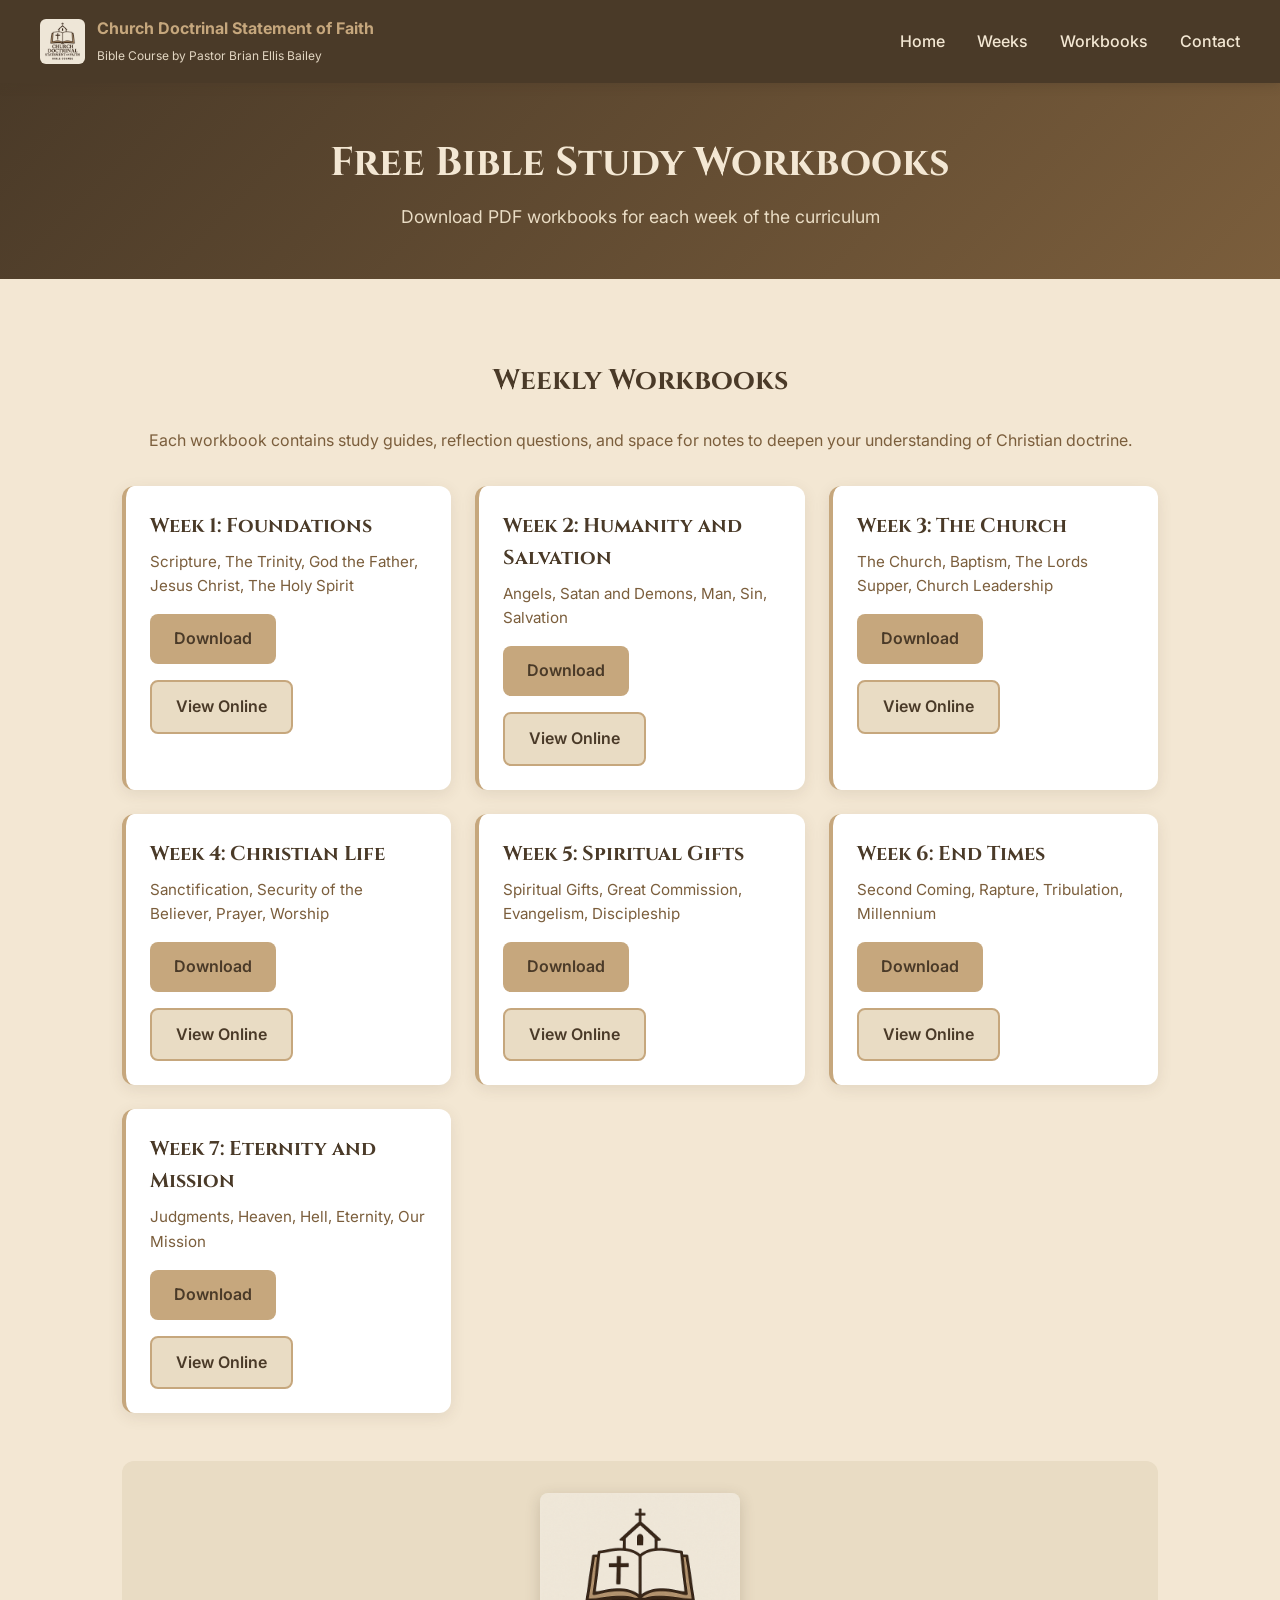
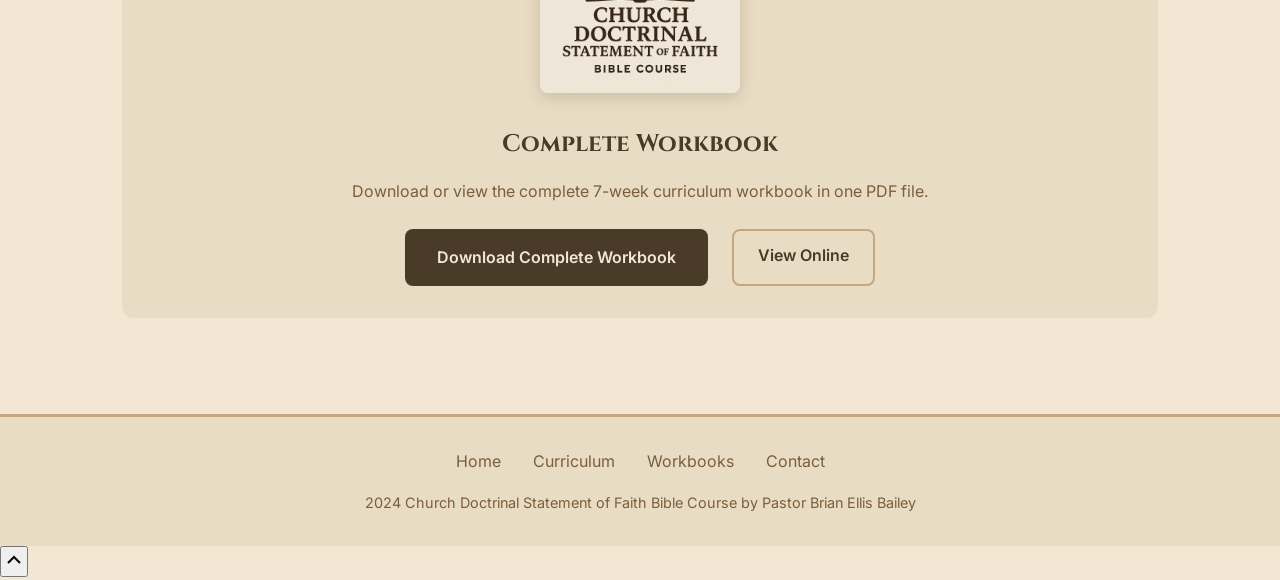
<file: workbooks.html>
<!DOCTYPE html>
<html lang="en">
<head>
    <meta charset="UTF-8">
    <meta name="viewport" content="width=device-width, initial-scale=1.0">
    <title>Free Bible Study Workbooks | Church Doctrinal Statement of Faith Bible Course</title>
    <meta name="description" content="Download free PDF Bible study workbooks for all 7 weeks of the Church Doctrinal Statement of Faith curriculum covering 22 Christian doctrines.">
    <meta name="author" content="Pastor Brian Ellis Bailey">
    <link rel="icon" type="image/png" href="images/bible_course_logo.png">
    <meta name="theme-color" content="#4A3A28">
    <link rel="preconnect" href="https://fonts.googleapis.com">
    <link rel="preconnect" href="https://fonts.gstatic.com" crossorigin>
    <link href="https://fonts.googleapis.com/css2?family=Cinzel:wght@400;500;600;700&family=Inter:wght@300;400;500;600;700&display=swap" rel="stylesheet">
    <style>
        *, *::before, *::after { box-sizing: border-box; margin: 0; padding: 0; }
        :root { --dark-brown: #4A3A28; --medium-brown: #7B5E3C; --light-brown: #C6A77D; --cream: #F3E7D3; --soft-beige: #E9DCC4; --white: #FFFFFF; }
        body { font-family: 'Inter', sans-serif; background-color: var(--cream); color: var(--dark-brown); line-height: 1.6; }
        nav { background: var(--dark-brown); padding: 1rem 2rem; position: sticky; top: 0; z-index: 1000; box-shadow: 0 2px 10px rgba(74,58,40,0.3); }
        .nav-container { max-width: 1200px; margin: 0 auto; display: flex; justify-content: space-between; align-items: center; flex-wrap: wrap; gap: 1rem; }
        .nav-brand { display: flex; align-items: center; gap: 12px; text-decoration: none; }
        .nav-brand img { height: 45px; border-radius: 6px; }
        .nav-brand-text { color: var(--light-brown); font-size: 1rem; font-weight: 700; display: block; }
        .nav-brand-subtitle { color: var(--cream); font-size: 0.75rem; opacity: 0.9; }
        .nav-links { display: flex; gap: 2rem; align-items: center; flex-wrap: wrap; }
        .nav-links a { color: var(--cream); text-decoration: none; font-weight: 500; transition: color 0.3s ease; }
        .nav-links a:hover { color: var(--light-brown); }
        .hero { background: linear-gradient(135deg, var(--dark-brown) 0%, var(--medium-brown) 100%); padding: 3rem 2rem; text-align: center; }
        .hero h1 { font-family: 'Cinzel', serif; font-size: 2.5rem; color: var(--cream); margin-bottom: 0.5rem; }
        .hero p { color: var(--soft-beige); font-size: 1.1rem; }
        .content { padding: 3rem 2rem; max-width: 1100px; margin: 0 auto; }
        .content h2 { font-family: 'Cinzel', serif; font-size: 1.75rem; color: var(--dark-brown); margin: 2rem 0 1.5rem; text-align: center; }
        .content p { color: var(--medium-brown); margin-bottom: 1rem; text-align: center; }
        .workbooks-grid { display: grid; grid-template-columns: repeat(auto-fit, minmax(300px, 1fr)); gap: 1.5rem; margin-top: 2rem; }
        .workbook-card { background: var(--white); border-radius: 12px; padding: 1.5rem; box-shadow: 0 4px 15px rgba(74,58,40,0.1); border-left: 4px solid var(--light-brown); transition: transform 0.3s ease; }
        .workbook-card:hover { transform: translateY(-4px); }
        .workbook-card h3 { font-family: 'Cinzel', serif; font-size: 1.25rem; color: var(--dark-brown); margin-bottom: 0.5rem; }
        .workbook-card p { color: var(--medium-brown); font-size: 0.95rem; margin-bottom: 1rem; text-align: left; }
        .btn-download { background: var(--light-brown); color: var(--dark-brown); padding: 0.75rem 1.5rem; border-radius: 8px; text-decoration: none; font-weight: 600; display: inline-block; transition: all 0.3s ease; margin-right: 0.5rem; margin-bottom: 0.5rem; }
        .btn-download:hover { background: var(--cream); }
        .btn-view { background: var(--soft-beige); color: var(--dark-brown); padding: 0.75rem 1.5rem; border-radius: 8px; text-decoration: none; font-weight: 600; display: inline-block; transition: all 0.3s ease; border: 2px solid var(--light-brown); }
        .btn-view:hover { background: var(--light-brown); }
        .workbook-buttons { display: flex; flex-wrap: wrap; gap: 0.5rem; }
        .complete-workbook { background: var(--soft-beige); border-radius: 12px; padding: 2rem; margin-top: 3rem; text-align: center; }
        .complete-workbook h3 { font-family: 'Cinzel', serif; font-size: 1.5rem; color: var(--dark-brown); margin-bottom: 1rem; }
        .complete-workbook p { color: var(--medium-brown); margin-bottom: 1.5rem; }
        .btn-primary { background: var(--dark-brown); color: var(--cream); padding: 1rem 2rem; border-radius: 8px; text-decoration: none; font-weight: 600; display: inline-block; transition: all 0.3s ease; }
        .btn-primary:hover { background: var(--medium-brown); }
        footer { background: var(--soft-beige); padding: 2rem; text-align: center; border-top: 3px solid var(--light-brown); margin-top: 3rem; }
        .footer-links { display: flex; gap: 2rem; justify-content: center; flex-wrap: wrap; margin-bottom: 1rem; }
        .footer-links a { color: var(--medium-brown); text-decoration: none; }
        .footer-links a:hover { color: var(--dark-brown); }
        .footer-copyright { color: var(--medium-brown); font-size: 0.9rem; }
        @media (max-width: 768px) { .nav-container { flex-direction: column; text-align: center; } .nav-links { gap: 1rem; justify-content: center; } .hero h1 { font-size: 1.75rem; } }
    </style>
</head>
<body>
    <nav>
        <div class="nav-container">
            <a href="index.html" class="nav-brand">
                <img src="images/bible_course_logo.png" alt="Church Doctrinal Statement of Faith">
                <div>
                    <span class="nav-brand-text">Church Doctrinal Statement of Faith</span>
                    <span class="nav-brand-subtitle">Bible Course by Pastor Brian Ellis Bailey</span>
                </div>
            </a>
            <div class="nav-links">
                <a href="index.html">Home</a>
                <a href="week1.html">Weeks</a>
                <a href="workbooks.html">Workbooks</a>
                <a href="contact.html">Contact</a>
            </div>
        </div>
    </nav>

    <section class="hero">
        <h1>Free Bible Study Workbooks</h1>
        <p>Download PDF workbooks for each week of the curriculum</p>
    </section>

    <main class="content">
        <h2>Weekly Workbooks</h2>
        <p>Each workbook contains study guides, reflection questions, and space for notes to deepen your understanding of Christian doctrine.</p>

        <div class="workbooks-grid">
            <div class="workbook-card">
                <h3>Week 1: Foundations</h3>
                <p>Scripture, The Trinity, God the Father, Jesus Christ, The Holy Spirit</p>
                <div class="workbook-buttons">
                    <a href="pdfs/Week1_Foundations_Workbook.pdf" class="btn-download" download>Download</a>
                    <a href="pdfs/Week1_Foundations_Workbook.pdf" class="btn-view" target="_blank">View Online</a>
                </div>
            </div>
            <div class="workbook-card">
                <h3>Week 2: Humanity and Salvation</h3>
                <p>Angels, Satan and Demons, Man, Sin, Salvation</p>
                <div class="workbook-buttons">
                    <a href="pdfs/Week2_Humanity_and_Salvation_Workbook.pdf" class="btn-download" download>Download</a>
                    <a href="pdfs/Week2_Humanity_and_Salvation_Workbook.pdf" class="btn-view" target="_blank">View Online</a>
                </div>
            </div>
            <div class="workbook-card">
                <h3>Week 3: The Church</h3>
                <p>The Church, Baptism, The Lords Supper, Church Leadership</p>
                <div class="workbook-buttons">
                    <a href="pdfs/Week3_The_Church_Workbook.pdf" class="btn-download" download>Download</a>
                    <a href="pdfs/Week3_The_Church_Workbook.pdf" class="btn-view" target="_blank">View Online</a>
                </div>
            </div>
            <div class="workbook-card">
                <h3>Week 4: Christian Life</h3>
                <p>Sanctification, Security of the Believer, Prayer, Worship</p>
                <div class="workbook-buttons">
                    <a href="pdfs/Week4_Christian_Life_Workbook.pdf" class="btn-download" download>Download</a>
                    <a href="pdfs/Week4_Christian_Life_Workbook.pdf" class="btn-view" target="_blank">View Online</a>
                </div>
            </div>
            <div class="workbook-card">
                <h3>Week 5: Spiritual Gifts</h3>
                <p>Spiritual Gifts, Great Commission, Evangelism, Discipleship</p>
                <div class="workbook-buttons">
                    <a href="pdfs/Week5_Spiritual_Gifts_Workbook.pdf" class="btn-download" download>Download</a>
                    <a href="pdfs/Week5_Spiritual_Gifts_Workbook.pdf" class="btn-view" target="_blank">View Online</a>
                </div>
            </div>
            <div class="workbook-card">
                <h3>Week 6: End Times</h3>
                <p>Second Coming, Rapture, Tribulation, Millennium</p>
                <div class="workbook-buttons">
                    <a href="pdfs/Week6_End_Times_Workbook.pdf" class="btn-download" download>Download</a>
                    <a href="pdfs/Week6_End_Times_Workbook.pdf" class="btn-view" target="_blank">View Online</a>
                </div>
            </div>
            <div class="workbook-card">
                <h3>Week 7: Eternity and Mission</h3>
                <p>Judgments, Heaven, Hell, Eternity, Our Mission</p>
                <div class="workbook-buttons">
                    <a href="pdfs/Week7_Eternity_and_Mission_Workbook.pdf" class="btn-download" download>Download</a>
                    <a href="pdfs/Week7_Eternity_and_Mission_Workbook.pdf" class="btn-view" target="_blank">View Online</a>
                </div>
            </div>
        </div>

        <div class="complete-workbook">
            <img src="images/workbook cover.png" alt="Complete Workbook Cover" style="max-width: 200px; border-radius: 8px; margin-bottom: 1.5rem; box-shadow: 0 4px 15px rgba(74,58,40,0.2);">
            <h3>Complete Workbook</h3>
            <p>Download or view the complete 7-week curriculum workbook in one PDF file.</p>
            <div class="workbook-buttons" style="justify-content: center;">
                <a href="pdfs/Church_Doctrinal_Statement_Complete_Workbook.pdf" class="btn-primary" download>Download Complete Workbook</a>
                <a href="pdfs/Church_Doctrinal_Statement_Complete_Workbook.pdf" class="btn-view" target="_blank" style="margin-left: 1rem;">View Online</a>
            </div>
        </div>
    </main>

    <footer>
        <div class="footer-links">
            <a href="index.html">Home</a>
            <a href="week1.html">Curriculum</a>
            <a href="workbooks.html">Workbooks</a>
            <a href="contact.html">Contact</a>
        </div>
        <p class="footer-copyright">2024 Church Doctrinal Statement of Faith Bible Course by Pastor Brian Ellis Bailey</p>
    </footer>

    <script src="scripts.js"></script>
</body>
</html>
</file>
